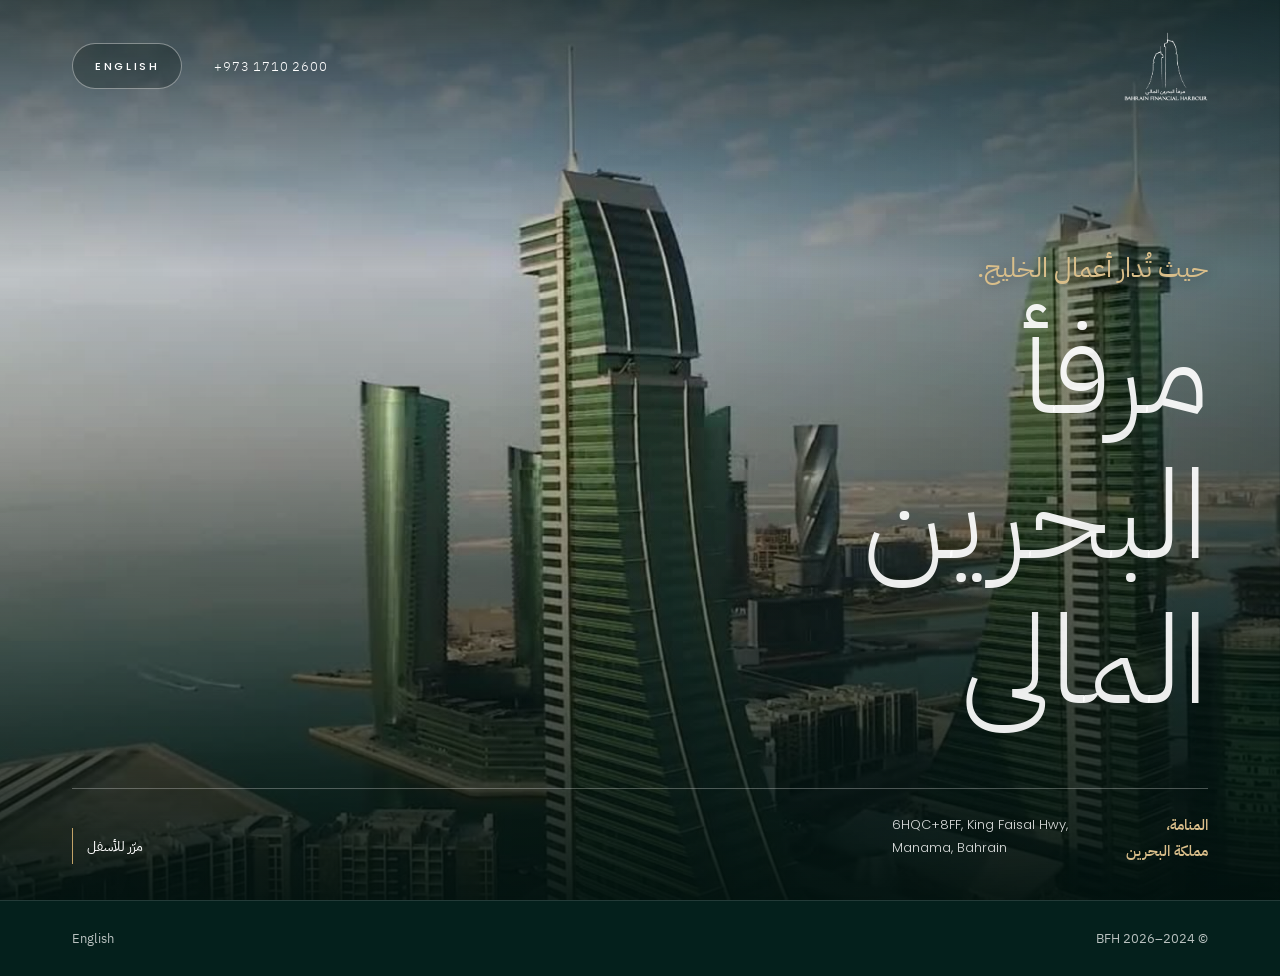
<file: public/ar/index.html>
<!doctype html>
<html lang="ar" dir="rtl">
<head>
<meta charset="utf-8">
<meta name="viewport" content="width=device-width,initial-scale=1">
<title>مرفأ البحرين المالي | المنامة، مملكة البحرين</title>
<meta name="description" content="حيث تُدار أعمال الخليج.">
<meta name="robots" content="noindex">
<meta name="theme-color" content="#04201C">
<link rel="canonical" href="https://bfh-redesign.onrender.com/ar/">
<link rel="alternate" hreflang="ar" href="https://bfh-redesign.onrender.com/ar/">
<link rel="alternate" hreflang="en" href="https://bfh-redesign.onrender.com/">
<link rel="alternate" hreflang="x-default" href="https://bfh-redesign.onrender.com/">
<meta property="og:type" content="website">
<meta property="og:site_name" content="مرفأ البحرين المالي">
<meta property="og:locale" content="ar_AR">
<meta property="og:url" content="https://bfh-redesign.onrender.com/ar/">
<meta property="og:title" content="مرفأ البحرين المالي">
<meta property="og:description" content="حيث تُدار أعمال الخليج.">
<meta property="og:image" content="https://bfh-redesign.onrender.com/assets/img/hero.jpg">
<meta name="twitter:card" content="summary_large_image">
<link rel="icon" href="../assets/favicon.svg" type="image/svg+xml">
<link rel="preconnect" href="https://fonts.googleapis.com">
<link rel="preconnect" href="https://fonts.gstatic.com" crossorigin>
<link rel="stylesheet" href="https://fonts.googleapis.com/css2?family=IBM+Plex+Sans+Arabic:wght@200;300;400;500&family=Poppins:wght@300;400;500&display=swap">
<link rel="stylesheet" href="../assets/css/styles.css">
<link rel="stylesheet" href="../assets/css/ascent.css">
<link rel="stylesheet" href="ar.css">
<script src="../assets/js/main.js" defer></script>
</head>
<body class="ar ar-page">
<header class="site-header">
<a class="logo" href="./" aria-label="مرفأ البحرين المالي، الرئيسية"><img src="../assets/img/logo-white.png" alt="مرفأ البحرين المالي" width="84" height="69"></a>
<div class="site-header-actions">
<a class="phone navlink" dir="ltr" href="https://wa.me/97317102600" target="_blank" rel="noopener">+973 1710 2600</a>
<a class="menu-btn" href="../" lang="en" hreflang="en"><span>English</span></a>
</div>
</header>

<main id="main">
<section class="hero a-hero" id="top">
<img class="a-hero-img" fetchpriority="high" src="../assets/img/hero.jpg" alt="منظر جوي لأبراج مرفأ البحرين المالي على واجهة المنامة البحرية">
<div class="a-hero-shade" aria-hidden="true"></div>
<div class="hero-title-wrap a-hero-copy">
<p class="a-kicker">حيث تُدار أعمال الخليج.</p>
<h1>
<span class="mask"><span class="rise" style="animation-delay:.3s">مرفأ</span></span>
<span class="mask"><span class="rise" style="animation-delay:.42s">البحرين</span></span>
<span class="mask"><span class="rise" style="animation-delay:.54s">المالي</span></span>
</h1>
</div>
<div class="a-hero-foot fadein">
<div class="ar-where">
<span class="ar-city">المنامة،<br>مملكة البحرين</span>
<a class="ar-addr navlink" dir="ltr" href="https://www.google.com/maps/search/?api=1&amp;query=6HQC%2B8FF%2C+King+Faisal+Hwy%2C+Manama%2C+Bahrain" target="_blank" rel="noopener">6HQC+8FF, King Faisal Hwy,<br>Manama, Bahrain</a>
</div>
<span class="a-cue">مرّر للأسفل<i aria-hidden="true"></i></span>
</div>
</section>
</main>

<footer class="ar-footer">
<span>&copy; 2024&ndash;2026 BFH</span>
<a class="navlink" href="../">English</a>
</footer>
<div class="cursor" aria-hidden="true"></div>
</body>
</html>
</file>
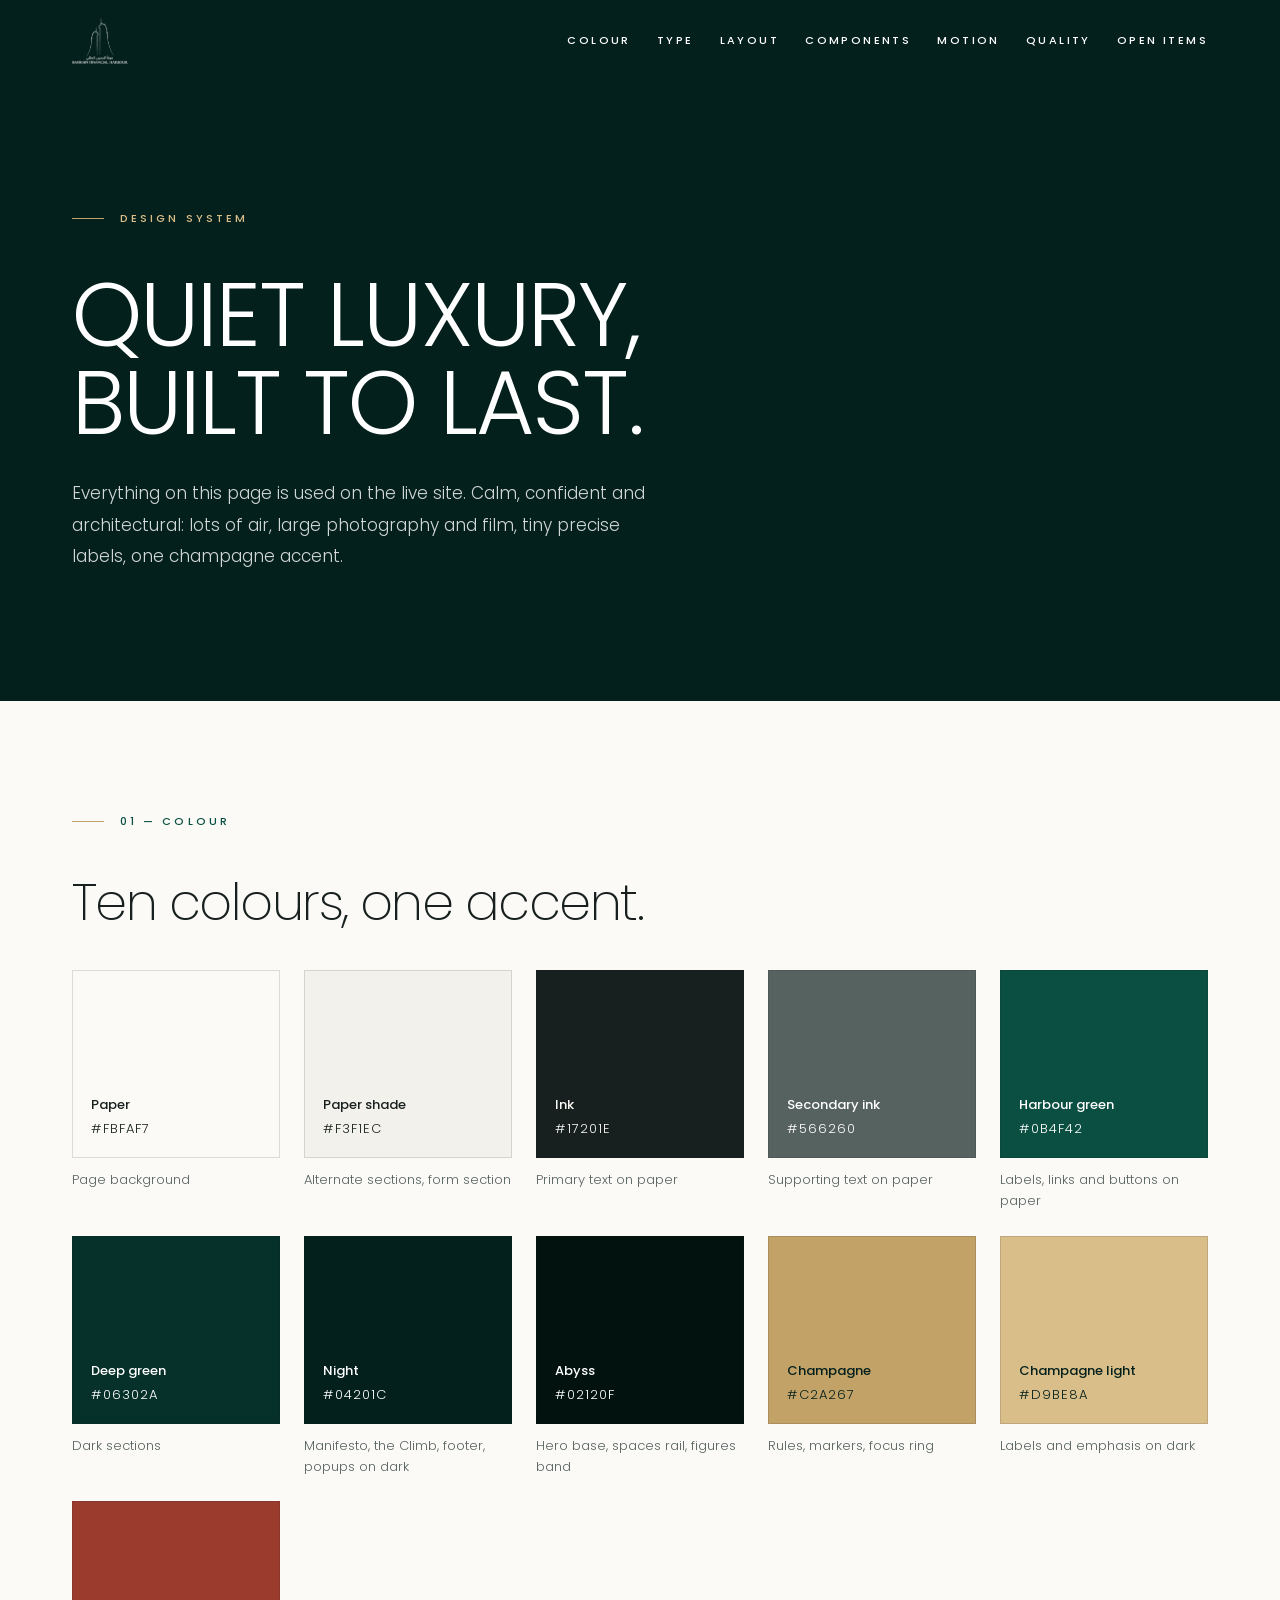
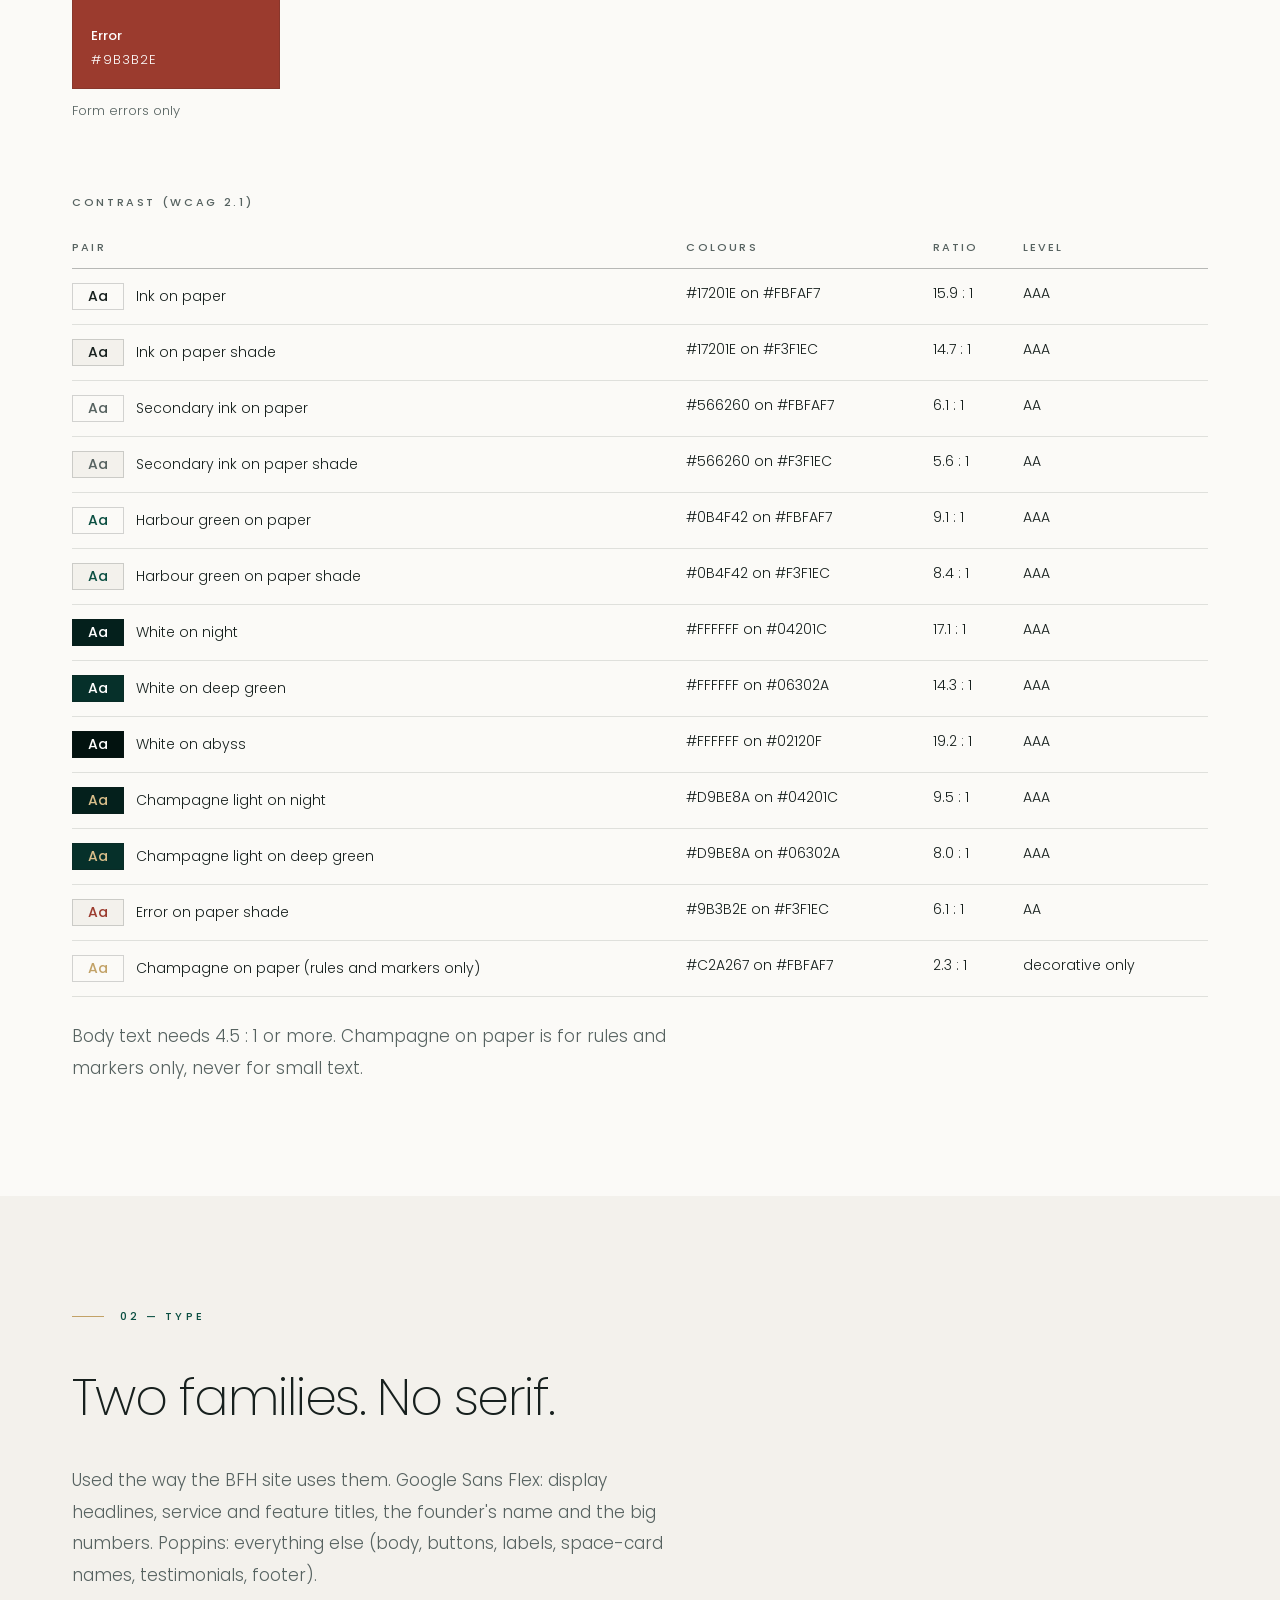
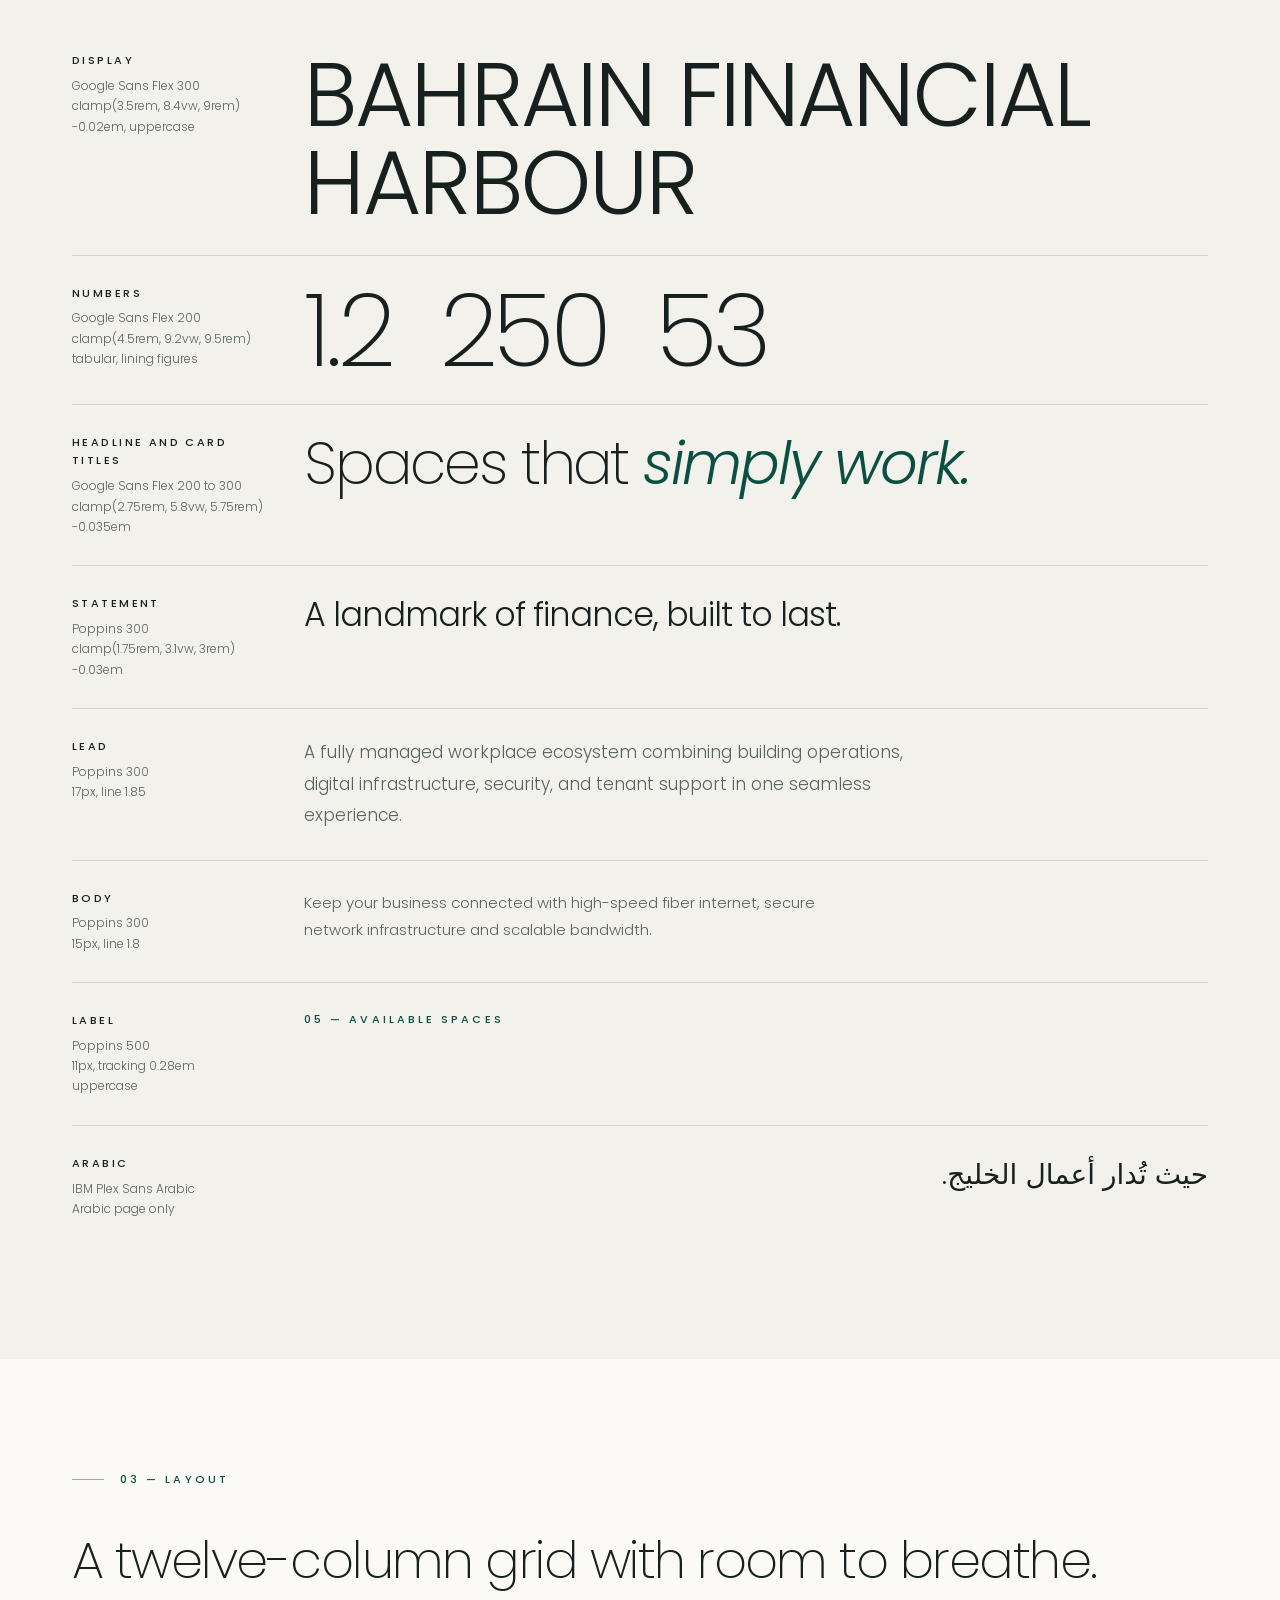
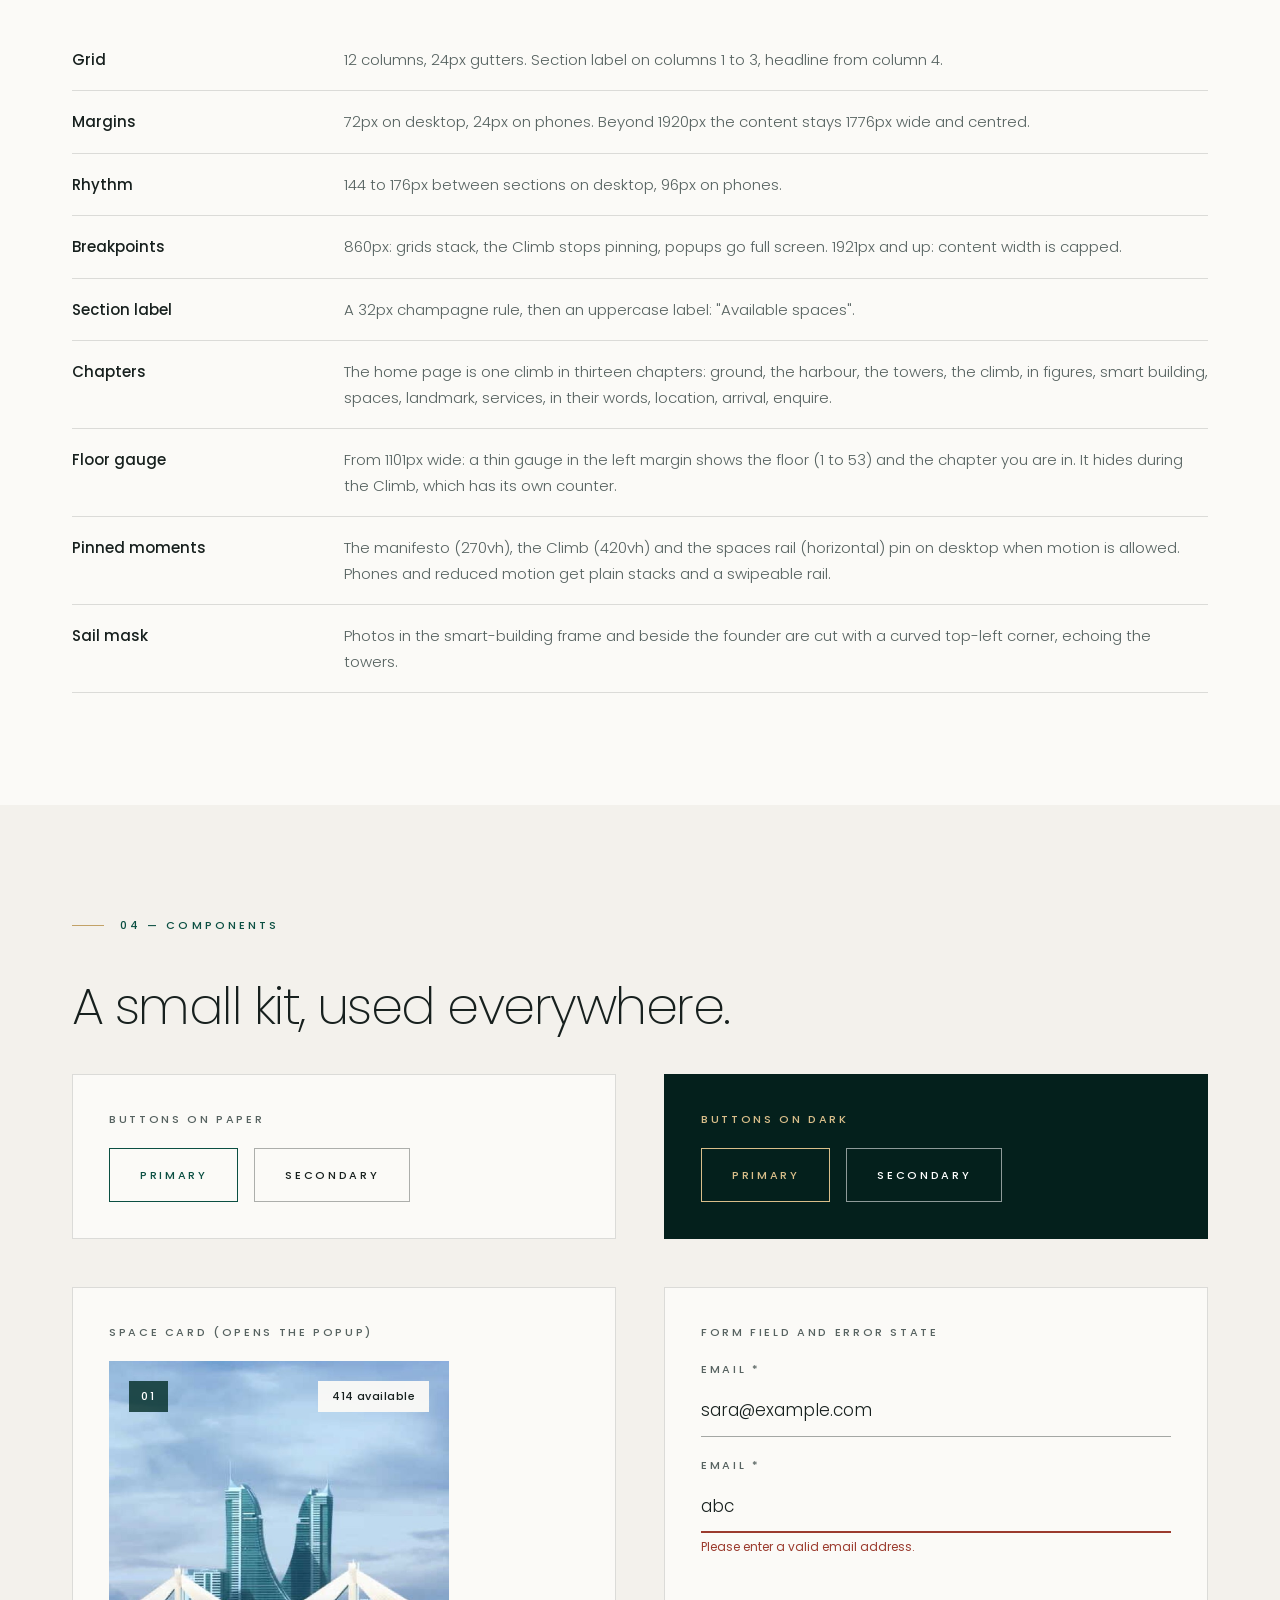
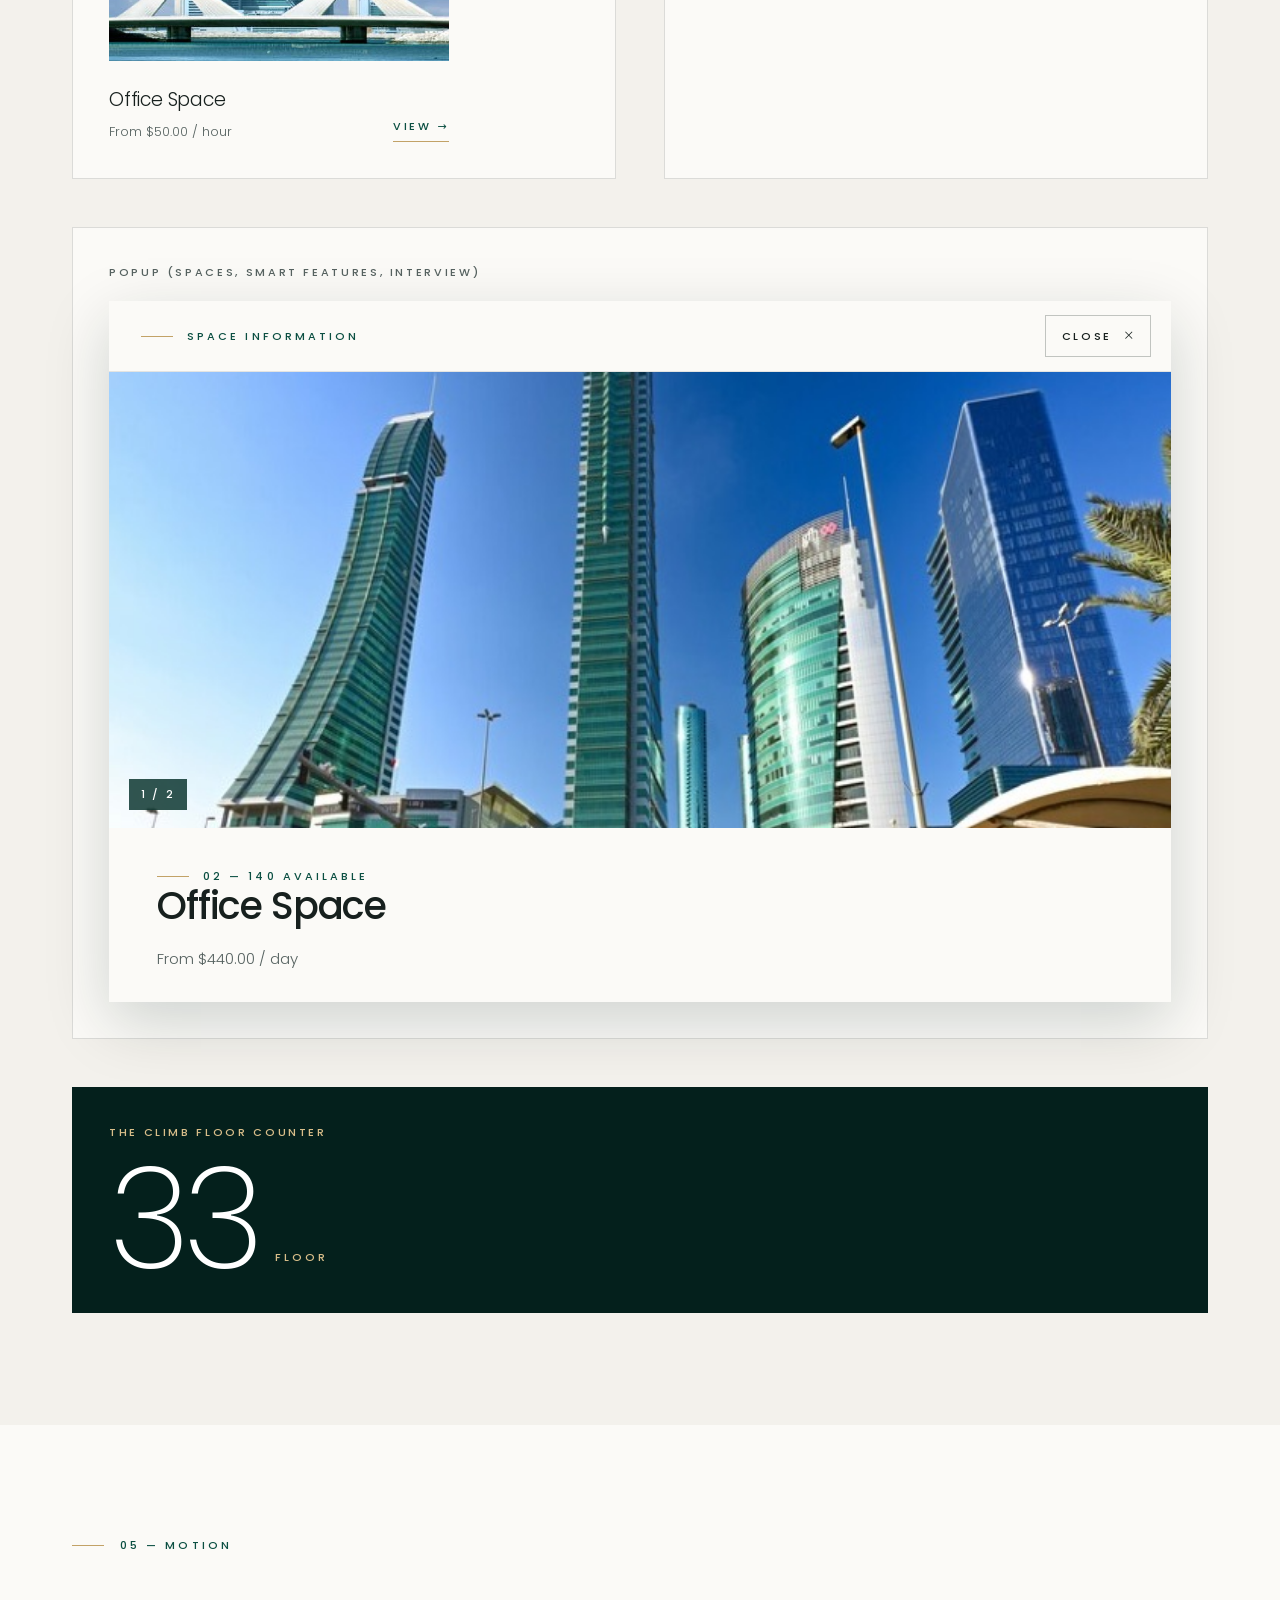
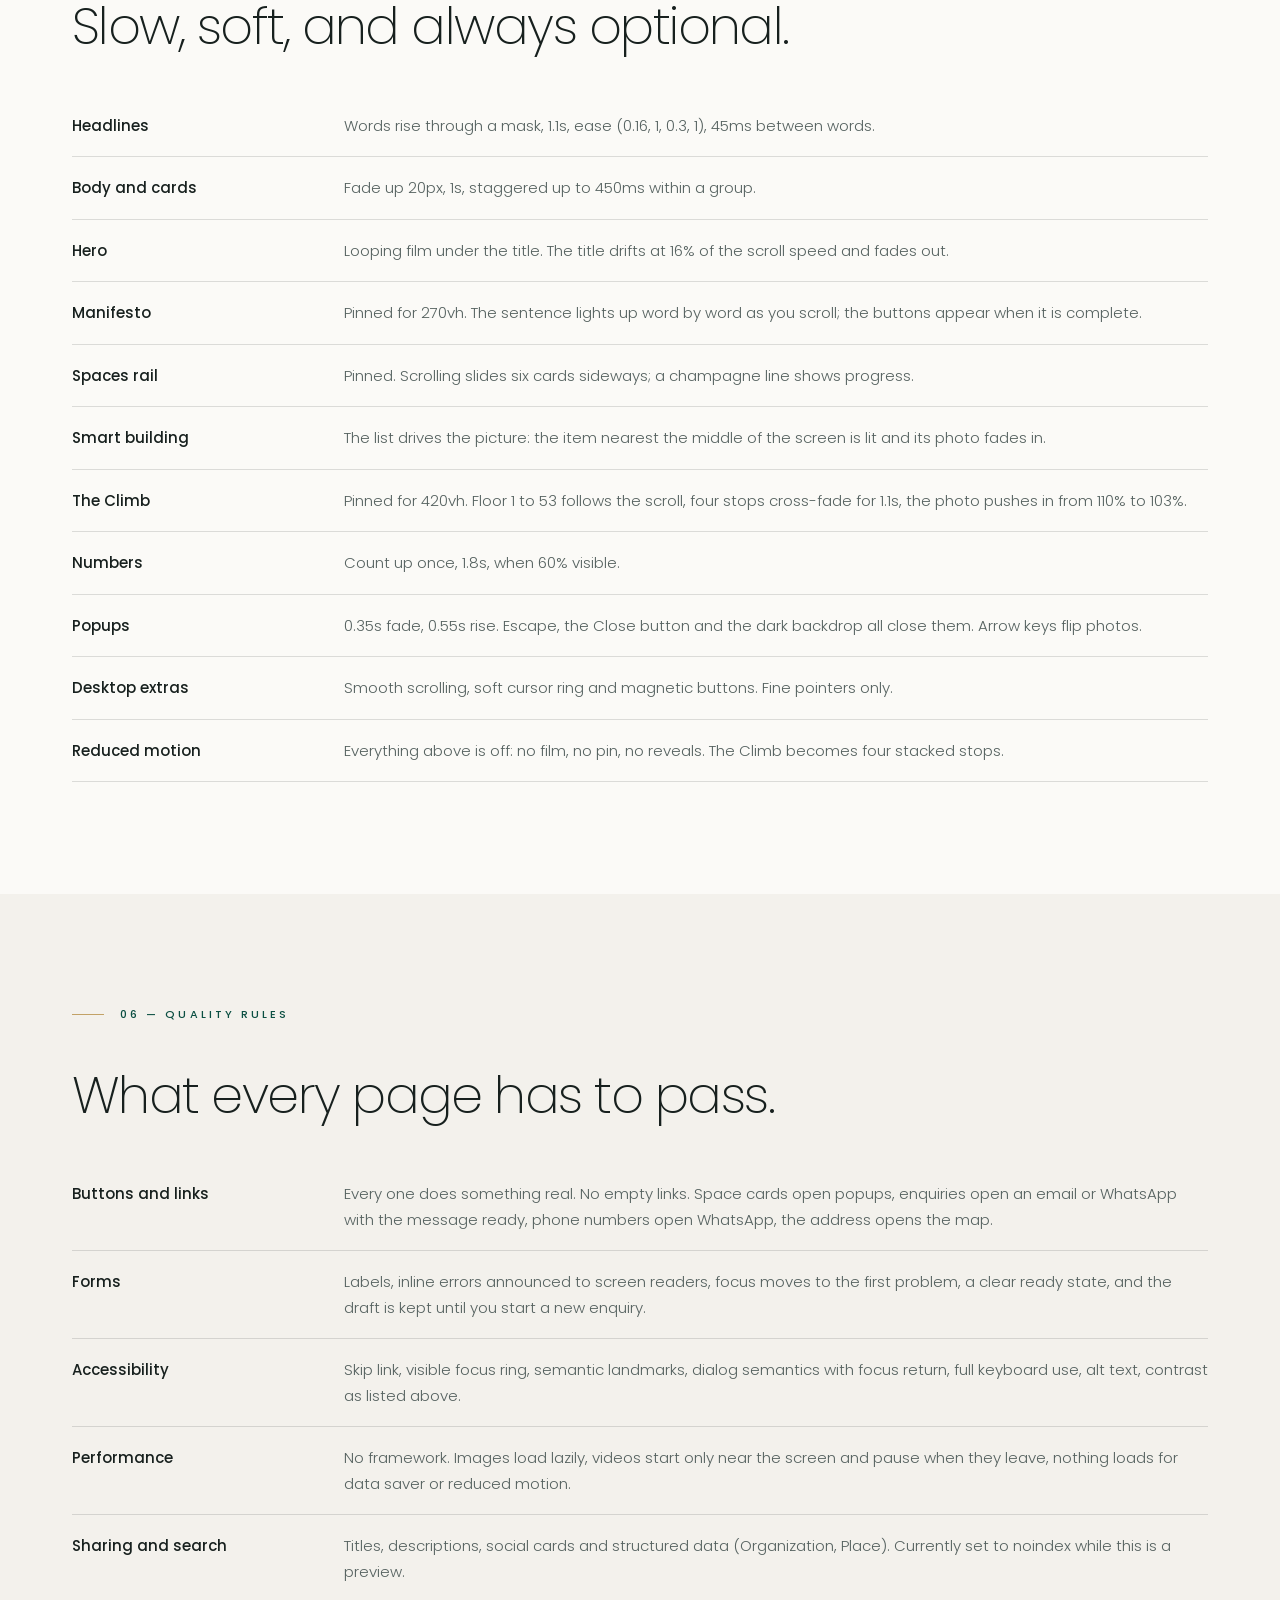
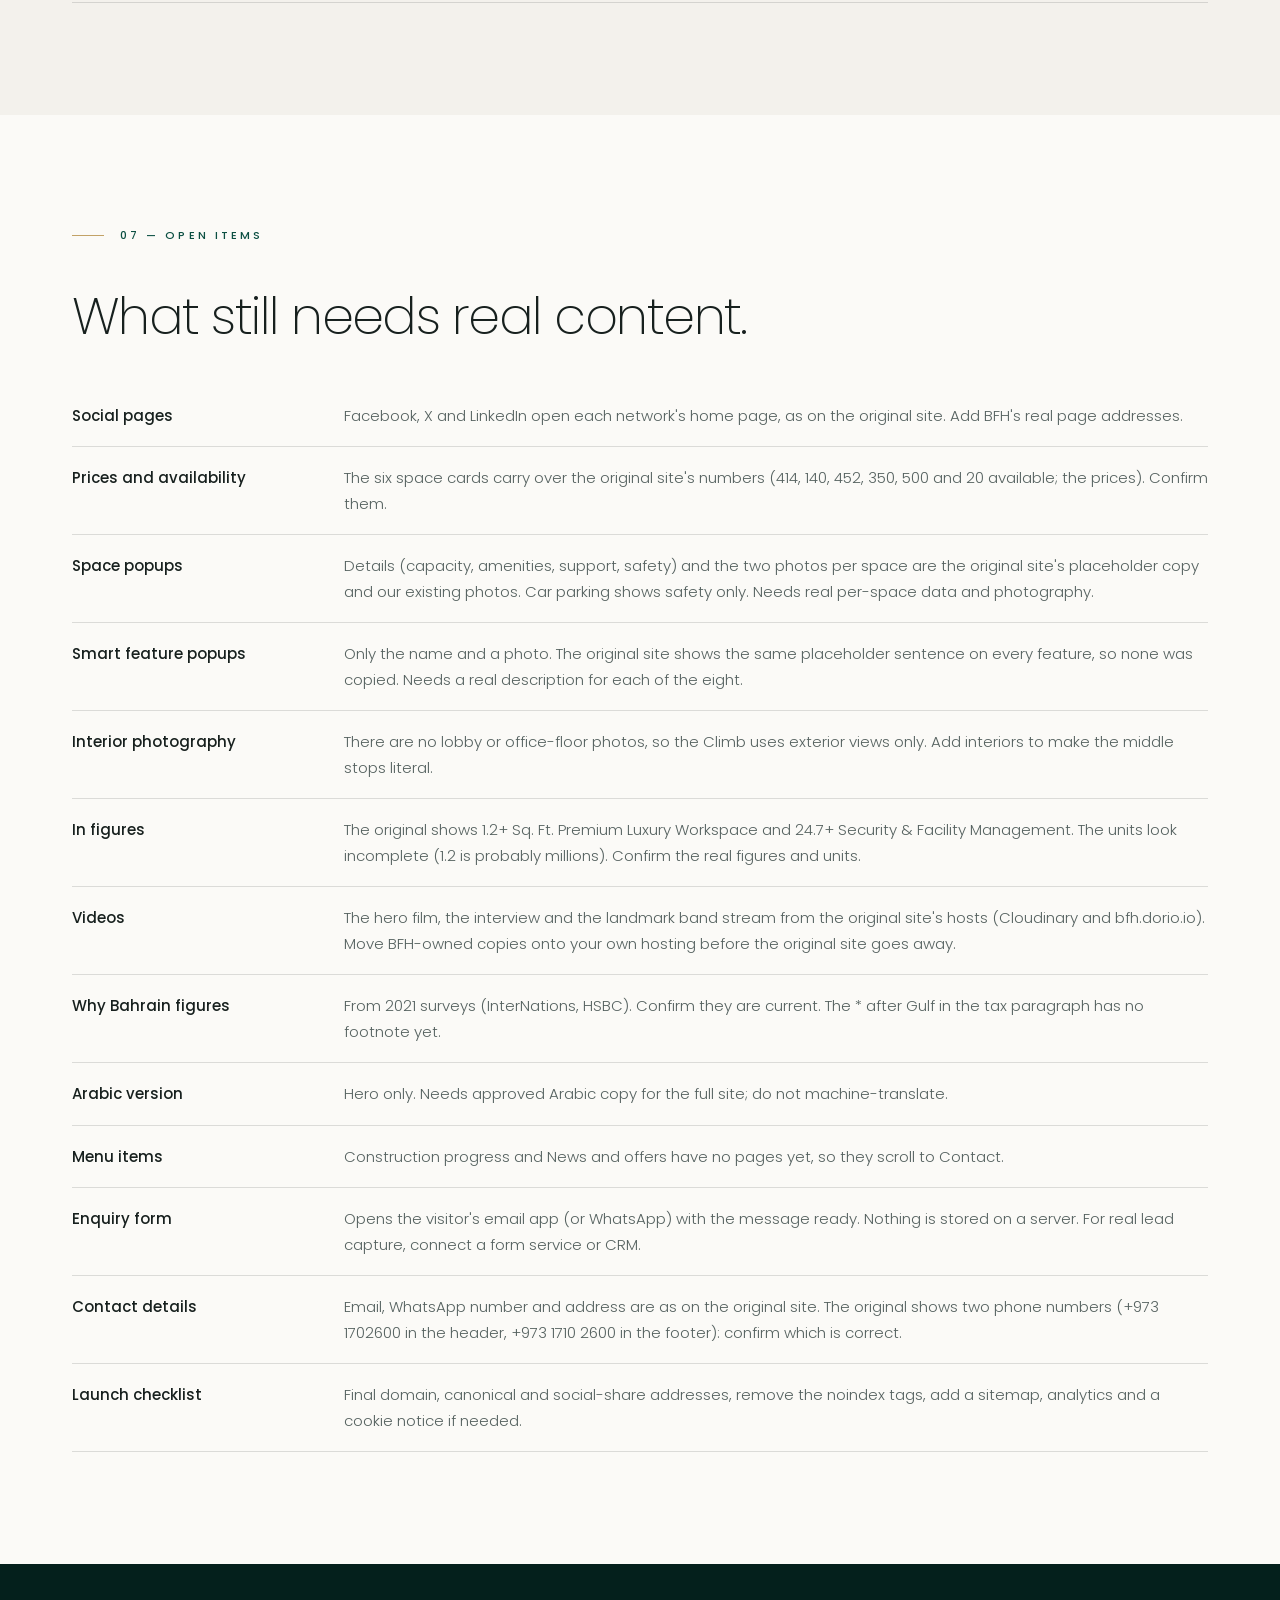
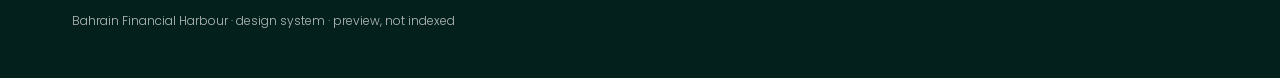
<file: public/design-system/index.html>
<!doctype html>
<html lang="en">
<head>
<meta charset="utf-8">
<meta name="viewport" content="width=device-width,initial-scale=1">
<title>Design system | Bahrain Financial Harbour</title>
<meta name="description" content="Colours, type, layout, components and motion used on the Bahrain Financial Harbour website, with the open items still to fill.">
<meta name="robots" content="noindex">
<meta name="theme-color" content="#04201C">
<link rel="icon" href="../assets/favicon.svg" type="image/svg+xml">
<link rel="preconnect" href="https://fonts.googleapis.com">
<link rel="preconnect" href="https://fonts.gstatic.com" crossorigin>
<link rel="stylesheet" href="https://fonts.googleapis.com/css2?family=Poppins:ital,wght@0,200;0,300;0,400;0,500;1,200;1,300;1,400&family=Google+Sans+Flex:wght@200;300;400;500&display=swap">
<link rel="stylesheet" href="../assets/css/styles.css">
<style>
.ds-bar{position:sticky;top:0;z-index:50;display:flex;align-items:center;justify-content:space-between;gap:24px;padding:18px var(--gut);background:#04201C;color:#fff}
.ds-bar .logo img{display:block;width:56px;height:auto}
.ds-bar nav{display:flex;flex-wrap:wrap;gap:6px 26px;font-size:11px;font-weight:500;letter-spacing:.22em;text-transform:uppercase}
.ds-bar nav a{padding:6px 0}
.ds-sec{padding:112px var(--gut)}
.ds-sec.alt{background:#F3F1EC}
.ds-sec.dark{background:#04201C;color:#fff}
.ds-lbl{display:flex;align-items:center;gap:16px;margin:0 0 44px;font-size:11px;font-weight:500;letter-spacing:.28em;text-transform:uppercase;color:#0B4F42}
.ds-lbl::before{content:'';display:block;width:32px;height:1px;background:#C2A267}
.dark .ds-lbl{color:#D9BE8A}
.ds-h1{margin:0;font-family:'Google Sans Flex','Poppins',sans-serif;font-weight:300;font-size:clamp(3rem,7vw,7rem);line-height:.98;letter-spacing:-.02em;text-transform:uppercase}
.ds-h2{margin:0 0 40px;font-weight:200;font-size:clamp(2rem,4vw,3.5rem);line-height:1.1;letter-spacing:-.03em}
.ds-lead{max-width:60ch;margin:32px 0 0;font-size:17px;font-weight:300;line-height:1.85;color:#566260}
.dark .ds-lead{color:rgba(255,255,255,.82)}
.sw-grid{display:grid;grid-template-columns:repeat(5,minmax(0,1fr));gap:24px}
.sw-c{display:flex;flex-direction:column;justify-content:flex-end;gap:4px;min-height:150px;padding:18px;border:1px solid rgba(23,32,30,.14);font-size:13px}
.sw-c b{font-weight:500}.sw-c span{font-weight:300;letter-spacing:.08em}
.sw p{margin:12px 0 0;font-size:13px;font-weight:300;line-height:1.6;color:#566260}
.tbl{width:100%;border-collapse:collapse;font-size:14px;font-weight:300}
.tbl th{padding:12px 16px 12px 0;border-bottom:1px solid rgba(23,32,30,.3);text-align:left;font-size:11px;font-weight:500;letter-spacing:.2em;text-transform:uppercase;color:#566260}
.tbl td{padding:14px 16px 14px 0;border-bottom:1px solid rgba(23,32,30,.12);vertical-align:top}
.chip{display:inline-block;min-width:34px;margin-right:8px;padding:2px 8px;border:1px solid rgba(23,32,30,.18);text-align:center;font-weight:500}
.spec{display:grid;grid-template-columns:200px 1fr;gap:12px 32px;padding:28px 0;border-bottom:1px solid rgba(23,32,30,.14)}
.spec .meta{font-size:12px;font-weight:300;line-height:1.7;color:#566260}
.spec .meta b{display:block;margin-bottom:6px;font-size:11px;font-weight:500;letter-spacing:.22em;text-transform:uppercase;color:#17201E}
.cols2{display:grid;grid-template-columns:repeat(2,minmax(0,1fr));gap:48px}
.demo{padding:36px;border:1px solid rgba(23,32,30,.14);background:#FBFAF7}
.demo.dark{background:#04201C;color:#fff;border-color:#04201C}
.demo h3{margin:0 0 20px;font-size:11px;font-weight:500;letter-spacing:.24em;text-transform:uppercase;color:#566260}
.demo.dark h3{color:#D9BE8A}
.row{display:flex;flex-wrap:wrap;gap:16px}
.list{list-style:none;margin:0;padding:0}
.list li{display:grid;grid-template-columns:240px 1fr;gap:12px 32px;padding:18px 0;border-bottom:1px solid rgba(23,32,30,.14);font-size:15px;font-weight:300;line-height:1.7}
.list li b{font-weight:500}
.list li span{color:#566260}
.ds-card{max-width:340px}
.ds-card .ph{position:relative;height:300px;overflow:hidden;background:#E7E4DD}
.ds-card .ph img{display:block;width:100%;height:100%;object-fit:cover}
.ds-pop .modal-panel{width:100%;max-height:none;overflow:visible;animation:none;box-shadow:0 20px 60px rgba(4,32,28,.18)}
.ds-pop .m-gallery{aspect-ratio:21/9}
.ds-foot{padding:48px var(--gut);background:#04201C;color:rgba(255,255,255,.7);font-size:12px;font-weight:300}
@media (max-width:1100px){.sw-grid{grid-template-columns:repeat(3,minmax(0,1fr))}.cols2{grid-template-columns:1fr}}
@media (max-width:860px){.ds-sec{padding:80px 24px}.ds-bar{padding:16px 24px}.sw-grid{grid-template-columns:repeat(2,minmax(0,1fr))}.spec,.list li{grid-template-columns:1fr}.tbl{display:block;overflow-x:auto}.ds-bar nav{display:none}}
</style>
</head>
<body>
<a class="skip" href="#main">Skip to content</a>
<header class="ds-bar">
<a class="logo" href="../" aria-label="Bahrain Financial Harbour, home"><img src="../assets/img/logo-white.png" alt="Bahrain Financial Harbour" width="56" height="46"></a>
<nav aria-label="Sections"><a href="#colour">Colour</a><a href="#type">Type</a><a href="#layout">Layout</a><a href="#components">Components</a><a href="#motion">Motion</a><a href="#quality">Quality</a><a href="#open">Open items</a></nav>
</header>
<main id="main">

<section class="ds-sec dark" style="padding-top:128px;padding-bottom:128px">
<p class="ds-lbl">Design system</p>
<h1 class="ds-h1">Quiet luxury,<br>built to last.</h1>
<p class="ds-lead">Everything on this page is used on the live site. Calm, confident and architectural: lots of air, large photography and film, tiny precise labels, one champagne accent.</p>
</section>

<section class="ds-sec" id="colour">
<p class="ds-lbl">01 &mdash; Colour</p>
<h2 class="ds-h2">Ten colours, one accent.</h2>
<div class="sw-grid">
<div class="sw"><div class="sw-c" style="background:#FBFAF7;color:#17201E"><b>Paper</b><span>#FBFAF7</span></div><p>Page background</p></div>
<div class="sw"><div class="sw-c" style="background:#F3F1EC;color:#17201E"><b>Paper shade</b><span>#F3F1EC</span></div><p>Alternate sections, form section</p></div>
<div class="sw"><div class="sw-c" style="background:#17201E;color:#FBFAF7"><b>Ink</b><span>#17201E</span></div><p>Primary text on paper</p></div>
<div class="sw"><div class="sw-c" style="background:#566260;color:#FFFFFF"><b>Secondary ink</b><span>#566260</span></div><p>Supporting text on paper</p></div>
<div class="sw"><div class="sw-c" style="background:#0B4F42;color:#FFFFFF"><b>Harbour green</b><span>#0B4F42</span></div><p>Labels, links and buttons on paper</p></div>
<div class="sw"><div class="sw-c" style="background:#06302A;color:#FFFFFF"><b>Deep green</b><span>#06302A</span></div><p>Dark sections</p></div>
<div class="sw"><div class="sw-c" style="background:#04201C;color:#FFFFFF"><b>Night</b><span>#04201C</span></div><p>Manifesto, the Climb, footer, popups on dark</p></div>
<div class="sw"><div class="sw-c" style="background:#02120F;color:#FFFFFF"><b>Abyss</b><span>#02120F</span></div><p>Hero base, spaces rail, figures band</p></div>
<div class="sw"><div class="sw-c" style="background:#C2A267;color:#04201C"><b>Champagne</b><span>#C2A267</span></div><p>Rules, markers, focus ring</p></div>
<div class="sw"><div class="sw-c" style="background:#D9BE8A;color:#04201C"><b>Champagne light</b><span>#D9BE8A</span></div><p>Labels and emphasis on dark</p></div>
<div class="sw"><div class="sw-c" style="background:#9B3B2E;color:#FFFFFF"><b>Error</b><span>#9B3B2E</span></div><p>Form errors only</p></div>
</div>
<h3 style="margin:72px 0 16px;font-size:11px;font-weight:500;letter-spacing:.24em;text-transform:uppercase;color:#566260">Contrast (WCAG 2.1)</h3>
<table class="tbl"><thead><tr><th>Pair</th><th>Colours</th><th>Ratio</th><th>Level</th></tr></thead><tbody>
<tr><td><span class="chip" style="background:#FBFAF7;color:#17201E">Aa</span> Ink on paper</td><td>#17201E on #FBFAF7</td><td>15.9 : 1</td><td>AAA</td></tr>
<tr><td><span class="chip" style="background:#F3F1EC;color:#17201E">Aa</span> Ink on paper shade</td><td>#17201E on #F3F1EC</td><td>14.7 : 1</td><td>AAA</td></tr>
<tr><td><span class="chip" style="background:#FBFAF7;color:#566260">Aa</span> Secondary ink on paper</td><td>#566260 on #FBFAF7</td><td>6.1 : 1</td><td>AA</td></tr>
<tr><td><span class="chip" style="background:#F3F1EC;color:#566260">Aa</span> Secondary ink on paper shade</td><td>#566260 on #F3F1EC</td><td>5.6 : 1</td><td>AA</td></tr>
<tr><td><span class="chip" style="background:#FBFAF7;color:#0B4F42">Aa</span> Harbour green on paper</td><td>#0B4F42 on #FBFAF7</td><td>9.1 : 1</td><td>AAA</td></tr>
<tr><td><span class="chip" style="background:#F3F1EC;color:#0B4F42">Aa</span> Harbour green on paper shade</td><td>#0B4F42 on #F3F1EC</td><td>8.4 : 1</td><td>AAA</td></tr>
<tr><td><span class="chip" style="background:#04201C;color:#FFFFFF">Aa</span> White on night</td><td>#FFFFFF on #04201C</td><td>17.1 : 1</td><td>AAA</td></tr>
<tr><td><span class="chip" style="background:#06302A;color:#FFFFFF">Aa</span> White on deep green</td><td>#FFFFFF on #06302A</td><td>14.3 : 1</td><td>AAA</td></tr>
<tr><td><span class="chip" style="background:#02120F;color:#FFFFFF">Aa</span> White on abyss</td><td>#FFFFFF on #02120F</td><td>19.2 : 1</td><td>AAA</td></tr>
<tr><td><span class="chip" style="background:#04201C;color:#D9BE8A">Aa</span> Champagne light on night</td><td>#D9BE8A on #04201C</td><td>9.5 : 1</td><td>AAA</td></tr>
<tr><td><span class="chip" style="background:#06302A;color:#D9BE8A">Aa</span> Champagne light on deep green</td><td>#D9BE8A on #06302A</td><td>8.0 : 1</td><td>AAA</td></tr>
<tr><td><span class="chip" style="background:#F3F1EC;color:#9B3B2E">Aa</span> Error on paper shade</td><td>#9B3B2E on #F3F1EC</td><td>6.1 : 1</td><td>AA</td></tr>
<tr><td><span class="chip" style="background:#FBFAF7;color:#C2A267">Aa</span> Champagne on paper (rules and markers only)</td><td>#C2A267 on #FBFAF7</td><td>2.3 : 1</td><td>decorative only</td></tr>
</tbody></table>
<p class="ds-lead" style="margin-top:24px">Body text needs 4.5 : 1 or more. Champagne on paper is for rules and markers only, never for small text.</p>
</section>

<section class="ds-sec alt" id="type">
<p class="ds-lbl">02 &mdash; Type</p>
<h2 class="ds-h2">Two families. No serif.</h2>
<p class="ds-lead" style="margin-bottom:32px">Used the way the BFH site uses them. Google Sans Flex: display headlines, service and feature titles, the founder's name and the big numbers. Poppins: everything else (body, buttons, labels, space-card names, testimonials, footer).</p>
<div class="spec"><div class="meta"><b>Display</b>Google Sans Flex 300<br>clamp(3.5rem, 8.4vw, 9rem)<br>-0.02em, uppercase</div><div style="font-family:'Google Sans Flex','Poppins',sans-serif;font-weight:300;font-size:clamp(3rem,7vw,6.5rem);line-height:.98;letter-spacing:-.02em;text-transform:uppercase">Bahrain Financial Harbour</div></div>
<div class="spec"><div class="meta"><b>Numbers</b>Google Sans Flex 200<br>clamp(4.5rem, 9.2vw, 9.5rem)<br>tabular, lining figures</div><div style="font-family:'Google Sans Flex','Poppins',sans-serif;font-weight:200;font-size:clamp(4rem,8vw,8rem);line-height:.9;letter-spacing:-.045em;font-variant-numeric:tabular-nums lining-nums">1.2 &nbsp;250 &nbsp;53</div></div>
<div class="spec"><div class="meta"><b>Headline and card titles</b>Google Sans Flex 200 to 300<br>clamp(2.75rem, 5.8vw, 5.75rem)<br>-0.035em</div><div style="font-family:'Google Sans Flex','Poppins',sans-serif;font-weight:200;font-size:clamp(2.25rem,4.6vw,4.5rem);line-height:1.06;letter-spacing:-.035em">Spaces that <em style="font-style:italic;font-weight:300;color:#0B4F42">simply work.</em></div></div>
<div class="spec"><div class="meta"><b>Statement</b>Poppins 300<br>clamp(1.75rem, 3.1vw, 3rem)<br>-0.03em</div><div style="font-weight:300;font-size:clamp(1.5rem,2.6vw,2.5rem);line-height:1.24;letter-spacing:-.03em;max-width:28ch">A landmark of finance, built to last.</div></div>
<div class="spec"><div class="meta"><b>Lead</b>Poppins 300<br>17px, line 1.85</div><div style="font-weight:300;font-size:17px;line-height:1.85;color:#566260;max-width:60ch">A fully managed workplace ecosystem combining building operations, digital infrastructure, security, and tenant support in one seamless experience.</div></div>
<div class="spec"><div class="meta"><b>Body</b>Poppins 300<br>15px, line 1.8</div><div style="font-weight:300;font-size:15px;line-height:1.8;color:#566260;max-width:60ch">Keep your business connected with high-speed fiber internet, secure network infrastructure and scalable bandwidth.</div></div>
<div class="spec"><div class="meta"><b>Label</b>Poppins 500<br>11px, tracking 0.28em<br>uppercase</div><div style="font-size:11px;font-weight:500;letter-spacing:.28em;text-transform:uppercase;color:#0B4F42">05 &mdash; Available Spaces</div></div>
<div class="spec" style="border-bottom:0"><div class="meta"><b>Arabic</b>IBM Plex Sans Arabic<br>Arabic page only</div><div lang="ar" dir="rtl" style="font-weight:300;font-size:28px;line-height:1.5">حيث تُدار أعمال الخليج.</div></div>
</section>

<section class="ds-sec" id="layout">
<p class="ds-lbl">03 &mdash; Layout</p>
<h2 class="ds-h2">A twelve-column grid with room to breathe.</h2>
<ul class="list">
<li><b>Grid</b><span>12 columns, 24px gutters. Section label on columns 1 to 3, headline from column 4.</span></li>
<li><b>Margins</b><span>72px on desktop, 24px on phones. Beyond 1920px the content stays 1776px wide and centred.</span></li>
<li><b>Rhythm</b><span>144 to 176px between sections on desktop, 96px on phones.</span></li>
<li><b>Breakpoints</b><span>860px: grids stack, the Climb stops pinning, popups go full screen. 1921px and up: content width is capped.</span></li>
<li><b>Section label</b><span>A 32px champagne rule, then an uppercase label: "Available spaces".</span></li>
<li><b>Chapters</b><span>The home page is one climb in thirteen chapters: ground, the harbour, the towers, the climb, in figures, smart building, spaces, landmark, services, in their words, location, arrival, enquire.</span></li>
<li><b>Floor gauge</b><span>From 1101px wide: a thin gauge in the left margin shows the floor (1 to 53) and the chapter you are in. It hides during the Climb, which has its own counter.</span></li>
<li><b>Pinned moments</b><span>The manifesto (270vh), the Climb (420vh) and the spaces rail (horizontal) pin on desktop when motion is allowed. Phones and reduced motion get plain stacks and a swipeable rail.</span></li>
<li><b>Sail mask</b><span>Photos in the smart-building frame and beside the founder are cut with a curved top-left corner, echoing the towers.</span></li>
</ul>
</section>

<section class="ds-sec alt" id="components">
<p class="ds-lbl">04 &mdash; Components</p>
<h2 class="ds-h2">A small kit, used everywhere.</h2>
<div class="cols2">
<div class="demo"><h3>Buttons on paper</h3><div class="row"><a class="btn" href="#components" style="border-color:#0B4F42;color:#0B4F42"><span>Primary</span></a><a class="btn" href="#components" style="border-color:rgba(23,32,30,.35);color:#17201E"><span>Secondary</span></a></div></div>
<div class="demo dark"><h3>Buttons on dark</h3><div class="row"><a class="btn" href="#components" style="border-color:#D9BE8A;color:#D9BE8A"><span>Primary</span></a><a class="btn" href="#components" style="border-color:rgba(255,255,255,.55);color:#fff"><span>Secondary</span></a></div></div>
<div class="demo"><h3>Space card (opens the popup)</h3>
<a class="card ds-card" href="#components" style="display:block"><div class="ph"><img src="../assets/img/space1.jpg" alt="Twin towers rising out of morning haze" loading="lazy"><span style="position:absolute;left:20px;top:20px;background:rgba(6,48,42,.82);padding:7px 12px;font-size:11px;font-weight:500;letter-spacing:.2em;color:#fff">01</span><span style="position:absolute;right:20px;top:20px;background:rgba(251,250,247,.95);padding:7px 14px;font-size:11px;font-weight:500;letter-spacing:.04em;color:#17201E">414 available</span></div><div style="display:flex;justify-content:space-between;align-items:flex-end;gap:16px;padding-top:24px"><div><div style="font-size:19px;font-weight:300;letter-spacing:-.01em">Office Space</div><div style="margin-top:8px;font-size:13px;font-weight:300;color:#566260">From $50.00 / hour</div></div><span style="font-size:11px;font-weight:500;letter-spacing:.24em;text-transform:uppercase;color:#0B4F42;border-bottom:1px solid #C2A267;padding-bottom:6px">View &rarr;</span></div></a></div>
<div class="demo"><h3>Form field and error state</h3>
<div class="enq" style="gap:20px"><div class="enq-f"><label for="ds-a">Email *</label><input id="ds-a" type="email" value="sara@example.com"></div><div class="enq-f"><label for="ds-b">Email *</label><input id="ds-b" type="email" value="abc" aria-invalid="true" aria-describedby="ds-b-e"><div class="err" id="ds-b-e">Please enter a valid email address.</div></div></div></div>
</div>
<div class="demo ds-pop" style="margin-top:48px"><h3>Popup (spaces, smart features, interview)</h3>
<div class="modal-panel"><div class="modal-head"><span class="modal-label">Space information</span><span class="modal-close" role="img" aria-label="Close button example">Close <span aria-hidden="true">&times;</span></span></div>
<div class="m-gallery"><img class="is-active" src="../assets/img/space2.jpg" alt="Green-glazed towers against a deep blue sky" loading="lazy"><span class="m-count">1 / 2</span></div>
<div class="m-text" style="padding-bottom:32px"><div class="m-kicker"><span aria-hidden="true"></span>02 &mdash; 140 available</div><h3 class="m-title" style="font-size:clamp(1.75rem,3vw,2.5rem);letter-spacing:-.03em;text-transform:none;color:#17201E">Office Space</h3><p class="m-price">From $440.00 / day</p></div></div></div>
<div class="demo dark" style="margin-top:48px"><h3>The Climb floor counter</h3>
<div style="display:flex;align-items:flex-end;gap:18px"><span style="font-family:'Google Sans Flex','Poppins',sans-serif;font-weight:200;font-size:clamp(5rem,11vw,10rem);line-height:.82;letter-spacing:-.05em;font-variant-numeric:tabular-nums lining-nums">33</span><span style="padding-bottom:.9em;font-size:11px;font-weight:500;letter-spacing:.28em;text-transform:uppercase;color:#D9BE8A">Floor</span></div></div>
</section>

<section class="ds-sec" id="motion">
<p class="ds-lbl">05 &mdash; Motion</p>
<h2 class="ds-h2">Slow, soft, and always optional.</h2>
<ul class="list">
<li><b>Headlines</b><span>Words rise through a mask, 1.1s, ease (0.16, 1, 0.3, 1), 45ms between words.</span></li>
<li><b>Body and cards</b><span>Fade up 20px, 1s, staggered up to 450ms within a group.</span></li>
<li><b>Hero</b><span>Looping film under the title. The title drifts at 16% of the scroll speed and fades out.</span></li>
<li><b>Manifesto</b><span>Pinned for 270vh. The sentence lights up word by word as you scroll; the buttons appear when it is complete.</span></li>
<li><b>Spaces rail</b><span>Pinned. Scrolling slides six cards sideways; a champagne line shows progress.</span></li>
<li><b>Smart building</b><span>The list drives the picture: the item nearest the middle of the screen is lit and its photo fades in.</span></li>
<li><b>The Climb</b><span>Pinned for 420vh. Floor 1 to 53 follows the scroll, four stops cross-fade for 1.1s, the photo pushes in from 110% to 103%.</span></li>
<li><b>Numbers</b><span>Count up once, 1.8s, when 60% visible.</span></li>
<li><b>Popups</b><span>0.35s fade, 0.55s rise. Escape, the Close button and the dark backdrop all close them. Arrow keys flip photos.</span></li>
<li><b>Desktop extras</b><span>Smooth scrolling, soft cursor ring and magnetic buttons. Fine pointers only.</span></li>
<li><b>Reduced motion</b><span>Everything above is off: no film, no pin, no reveals. The Climb becomes four stacked stops.</span></li>
</ul>
</section>

<section class="ds-sec alt" id="quality">
<p class="ds-lbl">06 &mdash; Quality rules</p>
<h2 class="ds-h2">What every page has to pass.</h2>
<ul class="list">
<li><b>Buttons and links</b><span>Every one does something real. No empty links. Space cards open popups, enquiries open an email or WhatsApp with the message ready, phone numbers open WhatsApp, the address opens the map.</span></li>
<li><b>Forms</b><span>Labels, inline errors announced to screen readers, focus moves to the first problem, a clear ready state, and the draft is kept until you start a new enquiry.</span></li>
<li><b>Accessibility</b><span>Skip link, visible focus ring, semantic landmarks, dialog semantics with focus return, full keyboard use, alt text, contrast as listed above.</span></li>
<li><b>Performance</b><span>No framework. Images load lazily, videos start only near the screen and pause when they leave, nothing loads for data saver or reduced motion.</span></li>
<li><b>Sharing and search</b><span>Titles, descriptions, social cards and structured data (Organization, Place). Currently set to noindex while this is a preview.</span></li>
</ul>
</section>

<section class="ds-sec" id="open">
<p class="ds-lbl">07 &mdash; Open items</p>
<h2 class="ds-h2">What still needs real content.</h2>
<ul class="list">
<li><b>Social pages</b><span>Facebook, X and LinkedIn open each network's home page, as on the original site. Add BFH's real page addresses.</span></li>
<li><b>Prices and availability</b><span>The six space cards carry over the original site's numbers (414, 140, 452, 350, 500 and 20 available; the prices). Confirm them.</span></li>
<li><b>Space popups</b><span>Details (capacity, amenities, support, safety) and the two photos per space are the original site's placeholder copy and our existing photos. Car parking shows safety only. Needs real per-space data and photography.</span></li>
<li><b>Smart feature popups</b><span>Only the name and a photo. The original site shows the same placeholder sentence on every feature, so none was copied. Needs a real description for each of the eight.</span></li>
<li><b>Interior photography</b><span>There are no lobby or office-floor photos, so the Climb uses exterior views only. Add interiors to make the middle stops literal.</span></li>
<li><b>In figures</b><span>The original shows 1.2+ Sq. Ft. Premium Luxury Workspace and 24.7+ Security & Facility Management. The units look incomplete (1.2 is probably millions). Confirm the real figures and units.</span></li>
<li><b>Videos</b><span>The hero film, the interview and the landmark band stream from the original site's hosts (Cloudinary and bfh.dorio.io). Move BFH-owned copies onto your own hosting before the original site goes away.</span></li>
<li><b>Why Bahrain figures</b><span>From 2021 surveys (InterNations, HSBC). Confirm they are current. The * after Gulf in the tax paragraph has no footnote yet.</span></li>
<li><b>Arabic version</b><span>Hero only. Needs approved Arabic copy for the full site; do not machine-translate.</span></li>
<li><b>Menu items</b><span>Construction progress and News and offers have no pages yet, so they scroll to Contact.</span></li>
<li><b>Enquiry form</b><span>Opens the visitor's email app (or WhatsApp) with the message ready. Nothing is stored on a server. For real lead capture, connect a form service or CRM.</span></li>
<li><b>Contact details</b><span>Email, WhatsApp number and address are as on the original site. The original shows two phone numbers (+973 1702600 in the header, +973 1710 2600 in the footer): confirm which is correct.</span></li>
<li><b>Launch checklist</b><span>Final domain, canonical and social-share addresses, remove the noindex tags, add a sitemap, analytics and a cookie notice if needed.</span></li>
</ul>
</section>

</main>
<footer class="ds-foot">Bahrain Financial Harbour &middot; design system &middot; preview, not indexed</footer>
</body>
</html>
</file>
<file: public/assets/css/styles.css>
/*
  Bahrain Financial Harbour: styles.
  Tokens: paper #FBFAF7 · ink #17201E · secondary ink #566260 · harbour green #0B4F42
          deep green #06302A · night #04201C · champagne #C2A267 (#D9BE8A on dark)
  Layout and type are mostly inline on the markup (carried over from the design);
  this file holds interaction, animation, the fixed header, the menu overlay and
  the responsive rules.
*/

html { scroll-padding-top: 72px; -webkit-text-size-adjust: 100%; }
body {
  margin: 0;
  background: #FBFAF7;
  color: #17201E;
  font-family: 'Poppins', system-ui, sans-serif;
  -webkit-font-smoothing: antialiased;
  text-rendering: optimizeLegibility;
}
body.ar { background: #0b1513; font-family: 'IBM Plex Sans Arabic', 'Poppins', system-ui, sans-serif; }
img { max-width: 100%; }
a { color: inherit; text-decoration: none; }
:focus-visible { outline: 2px solid #C2A267; outline-offset: 4px; }

.skip {
  position: absolute; left: 16px; top: -64px; z-index: 300;
  background: #fff; color: #06302A; padding: 12px 18px; font-size: 13px;
  transition: top .2s;
}
.skip:focus { top: 16px; }

/* review notes: hidden unless the URL has ?notes */
html:not(.show-notes) .todo { display: none !important; }

/* ---------- hero reveal ---------- */
.mask { display: block; overflow: hidden; padding-top: .08em; margin-top: -.08em; }
html[dir="rtl"] .mask { padding: .1em 0; margin: -.1em 0; }
.rise { display: block; animation: rise 1.1s cubic-bezier(.16, 1, .3, 1) both; }
@keyframes rise { from { transform: translateY(110%); } to { transform: translateY(0); } }
.fadein { animation: fadein 1s ease-out 1.7s both; }
@keyframes fadein { from { opacity: 0; transform: translateY(8px); } to { opacity: 1; transform: none; } }
.l2 { padding-left: 17%; }
.l3 { padding-left: 40%; }
html[dir="rtl"] .l2, html[dir="rtl"] .l3 { padding-left: 0; }
.hero-title-wrap { will-change: transform, opacity; }

/* ---------- fixed header ---------- */
.site-header {
  position: fixed; top: 0; left: 0; right: 0; z-index: 60;
  display: flex; align-items: center; justify-content: space-between;
  padding: 32px 72px; color: #fff;
  transition: padding .5s cubic-bezier(.16, 1, .3, 1), background-color .5s, backdrop-filter .5s;
}
.site-header .logo img, .menu-top .logo img {
  display: block; width: 84px; height: auto;
  transition: width .5s cubic-bezier(.16, 1, .3, 1);
}
.site-header.is-solid {
  padding: 12px 72px;
  background: rgba(4, 32, 28, .9);
  -webkit-backdrop-filter: blur(14px); backdrop-filter: blur(14px);
}
.site-header.is-solid .logo img { width: 56px; }
.site-header-actions { display: flex; align-items: center; gap: 32px; }
.phone { font-size: 13px; font-weight: 300; letter-spacing: .06em; }
.navlink:hover { color: #C2A267; }
.menu-btn {
  display: flex; align-items: center; gap: 14px; height: 44px; padding: 0 22px;
  border: 1px solid rgba(255, 255, 255, .4); border-radius: 999px;
  background: rgba(4, 18, 16, .28); color: #fff; cursor: pointer;
  font: 500 11px/1 'Poppins', sans-serif; letter-spacing: .24em; text-transform: uppercase;
  transition: border-color .4s, background-color .4s;
}
.menu-btn:hover { border-color: #C2A267; }
.menu-btn .bars { display: flex; flex-direction: column; gap: 5px; width: 20px; }
.menu-btn .bars i { display: block; height: 1px; background: #fff; }
.menu-btn .bars i + i { background: #C2A267; width: 60%; }

/* ---------- buttons ---------- */
.btn {
  position: relative; overflow: hidden; display: inline-flex; align-items: center; gap: 14px;
  height: 52px; padding: 0 30px; border: 1px solid;
  font: 500 11px/1 'Poppins', sans-serif; letter-spacing: .24em; text-transform: uppercase;
  transition: color .5s cubic-bezier(.16, 1, .3, 1), border-color .5s, transform .5s cubic-bezier(.16, 1, .3, 1);
}
.btn > span { position: relative; z-index: 1; }
.btn::before {
  content: ''; position: absolute; top: 0; right: 0; bottom: 0; left: 0;
  background: #C2A267; transform: translateX(-101%);
  transition: transform .6s cubic-bezier(.16, 1, .3, 1);
}
.btn:hover::before { transform: translateX(0); }
.btn:hover { color: #06302A !important; border-color: #C2A267 !important; }
html[dir="rtl"] .btn { font: 500 15px/1 'IBM Plex Sans Arabic', sans-serif; letter-spacing: 0; }

.card img { transition: transform 1.4s cubic-bezier(.16, 1, .3, 1); }
.card:hover img { transform: scale(1.04); }

/* ---------- scroll reveals (only when JS is running) ---------- */
.js .w { display: inline-block; overflow: hidden; vertical-align: top; padding: 0 .04em .14em 0; margin: 0 -.04em -.14em 0; }
.js .wi {
  display: inline-block; transform: translateY(112%);
  transition: transform 1.1s cubic-bezier(.16, 1, .3, 1);
  transition-delay: calc(var(--i, 0) * 45ms);
}
.js [data-split].is-in .wi { transform: none; }
.js .fade {
  opacity: 0; transform: translateY(20px);
  transition: opacity 1s ease var(--d, 0ms), transform 1.1s cubic-bezier(.16, 1, .3, 1) var(--d, 0ms);
}
.js .fade.is-in { opacity: 1; transform: none; }

/* ---------- cursor ---------- */
.cursor {
  position: fixed; left: 0; top: 0; z-index: 200; pointer-events: none;
  width: 14px; height: 14px; margin: -7px 0 0 -7px; border-radius: 50%;
  border: 1px solid #C2A267; background: transparent; opacity: 0;
  transition: opacity .3s, width .4s cubic-bezier(.16, 1, .3, 1), height .4s cubic-bezier(.16, 1, .3, 1), margin .4s cubic-bezier(.16, 1, .3, 1), background-color .3s;
}
.cursor.is-on { opacity: 1; }
.cursor.is-link { width: 54px; height: 54px; margin: -27px 0 0 -27px; background: rgba(194, 162, 103, .16); }
@media (hover: none), (pointer: coarse) { .cursor { display: none; } }

/* ---------- smooth scroll (Lenis) ---------- */
html.lenis, html.lenis body { height: auto; }
.lenis.lenis-smooth { scroll-behavior: auto !important; }
.lenis.lenis-stopped { overflow: hidden; }
.lenis.lenis-smooth iframe { pointer-events: none; }
html.menu-open { overflow: hidden; }

/* ---------- menu overlay ---------- */
.menu {
  position: fixed; top: 0; right: 0; bottom: 0; left: 0; z-index: 100;
  visibility: hidden; opacity: 0;
  background: rgba(4, 22, 19, .78);
  -webkit-backdrop-filter: blur(18px); backdrop-filter: blur(18px);
  color: #17201E;
  transition: opacity .5s ease, visibility 0s linear .5s;
}
.menu.is-open { visibility: visible; opacity: 1; transition: opacity .5s ease; }
.menu-top { display: flex; align-items: center; justify-content: space-between; padding: 32px 72px; color: #fff; }
.menu-panel {
  position: absolute; top: 132px; left: 72px; right: 72px; bottom: 64px;
  background: #FBFAF7; padding: 48px 56px 40px; overflow: auto;
  display: flex; flex-direction: column; justify-content: space-between; gap: 32px;
  transform: translateY(24px); opacity: 0;
  transition: transform .8s cubic-bezier(.16, 1, .3, 1) .05s, opacity .6s ease .05s;
}
.menu.is-open .menu-panel { transform: none; opacity: 1; }
.menu-grid { display: grid; grid-template-columns: repeat(12, minmax(0, 1fr)); column-gap: 24px; }
.menu-nav { grid-column: 1 / span 7; border-bottom: 1px solid rgba(23, 32, 30, .14); }
.menu-aside { grid-column: 9 / span 4; display: flex; flex-direction: column; justify-content: space-between; gap: 32px; }
.menu .mask { padding: 0 0 .06em; margin: 0; }
.menu .rise { animation: none; transform: translateY(110%); }
.menu.is-open .rise { animation: rise 1.1s cubic-bezier(.16, 1, .3, 1) both; }
.menu .item {
  display: grid; grid-template-columns: 56px 1fr auto; align-items: center;
  padding: 14px 0; border-top: 1px solid rgba(23, 32, 30, .14); color: #17201E;
  transition: color .5s cubic-bezier(.16, 1, .3, 1);
}
.menu .item:hover { color: #0B4F42; }
.menu .item .num { font-size: 11px; font-weight: 500; letter-spacing: .24em; color: #0B4F42; }
.menu .item .rise { font-weight: 200; font-size: 52px; line-height: 1.15; letter-spacing: -.03em; }
.menu .item em { font-style: italic; font-weight: 300; letter-spacing: -.02em; color: #0B4F42; }
.menu .item .arrow { font-size: 26px; opacity: 0; transform: translateX(-16px); color: #C2A267; transition: opacity .6s cubic-bezier(.16, 1, .3, 1), transform .6s cubic-bezier(.16, 1, .3, 1); }
.menu .item:hover .arrow { opacity: 1; transform: none; }
.eyebrow { display: flex; align-items: center; gap: 16px; margin-bottom: 22px; font-size: 11px; font-weight: 500; letter-spacing: .28em; text-transform: uppercase; color: #0B4F42; }
.eyebrow::before { content: ''; display: block; width: 32px; height: 1px; background: #C2A267; }
.sub-list { border-bottom: 1px solid rgba(23, 32, 30, .14); font-size: 17px; font-weight: 300; }
.sub { display: block; padding: 14px 0; border-top: 1px solid rgba(23, 32, 30, .14); transition: color .4s, padding-left .5s cubic-bezier(.16, 1, .3, 1); }
.sub:hover { color: #0B4F42; padding-left: 10px; }
.menu-contact { display: flex; flex-direction: column; gap: 6px; font-size: 13px; font-weight: 300; line-height: 1.7; color: #566260; }
.menu-contact .lang { margin-top: 8px; font-size: 11px; font-weight: 500; letter-spacing: .28em; text-transform: uppercase; color: #0B4F42; }
.menu-contact .lang span { letter-spacing: 0; font-size: 14px; }
.menu-tiles { display: grid; grid-template-columns: repeat(2, minmax(0, 1fr)); gap: 24px; }
.tile {
  display: flex; align-items: flex-end; justify-content: space-between; gap: 16px;
  height: 128px; padding: 22px 26px; box-sizing: border-box; background: #F3F1EC;
  font-size: 11px; font-weight: 500; letter-spacing: .24em; text-transform: uppercase;
  transition: background-color .5s;
}
.tile:hover { background: #E9E5DC; }
.tile .plus { flex: none; display: flex; align-items: center; justify-content: center; width: 40px; height: 40px; border: 1px solid rgba(23, 32, 30, .3); border-radius: 50%; font-size: 22px; font-weight: 200; line-height: 1; letter-spacing: 0; }

/* ---------- Arabic page ---------- */
.ar-footer { display: flex; justify-content: space-between; gap: 24px; padding: 28px 72px; background: #04201C; color: rgba(255, 255, 255, .72); font-size: 13px; }

/* ---------- responsive ---------- */
@media (max-width: 860px) {
  .px { padding-left: 24px !important; padding-right: 24px !important; }
  .sec { padding-top: 96px !important; padding-bottom: 96px !important; }
  .g12 { grid-template-columns: 1fr !important; row-gap: 32px !important; }
  .g12 > * { grid-column: 1 / -1 !important; margin-top: 0 !important; }
  .cols3 { grid-template-columns: 1fr !important; }
  .cols3 > * { border-left: 0 !important; padding: 28px 0 !important; }
  .cols4 { grid-template-columns: repeat(2, minmax(0, 1fr)) !important; }
  .cols4 > * { border-left: 0 !important; }
  .stack-m { flex-direction: column !important; align-items: flex-start !important; }

  .site-header { padding: 18px 24px; }
  .site-header.is-solid { padding: 10px 24px; }
  .site-header .logo img, .menu-top .logo img { width: 62px; }
  .site-header.is-solid .logo img { width: 48px; }
  .phone { display: none; }

  .hero { min-height: 680px; }
  .hero-title-wrap { top: 116px !important; }
  .hero-title-wrap h1 { font-size: clamp(2.75rem, 12.5vw, 4.5rem) !important; }
  .l2 { padding-left: 10%; }
  .l3 { padding-left: 24%; }
  .hero-vline { display: none; }
  .hero-info { grid-template-columns: 1fr !important; gap: 10px !important; margin: 0 24px !important; width: calc(100% - 48px) !important; bottom: 76px !important; padding-left: 0 !important; padding-right: 0 !important; left: 0 !important; }
  .hero-info > * { text-align: left !important; }
  html[dir="rtl"] .hero-info > * { text-align: right !important; justify-self: start !important; }
  .hero .fadein.px { left: 24px !important; bottom: 28px !important; }

  .callout-lines { display: none; }
  .callout-tag { padding: 12px 16px 10px !important; min-width: 0 !important; }
  .callout-tag.bfh { left: auto !important; right: 12px; top: 8% !important; }
  .callout-tag.bwtc { left: 12px !important; top: auto !important; bottom: 8%; }
  .founder-photo { min-height: 420px !important; }
  .map { height: 360px !important; }
  .map-card { left: 16px !important; right: 16px; bottom: 16px !important; max-width: none !important; }

  .menu-top { padding: 18px 24px; }
  .menu-panel { top: 92px; left: 16px; right: 16px; bottom: 16px; padding: 28px 24px; }
  .menu-grid { grid-template-columns: 1fr; row-gap: 28px; }
  .menu-nav, .menu-aside { grid-column: 1 / -1; }
  .menu .item { grid-template-columns: 40px 1fr auto; }
  .menu .item .rise { font-size: 34px; }
  .menu-tiles { grid-template-columns: 1fr; gap: 12px; }
  .tile { height: 92px; }
  .ar-footer { padding: 24px; }
}

/* ---------- reduced motion ---------- */
@media (prefers-reduced-motion: reduce) {
  .rise, .fadein { animation: none !important; transform: none !important; opacity: 1 !important; }
  .menu .rise { transform: none !important; }
  .btn, .btn::before, .card img, .menu, .menu-panel, .site-header { transition: none !important; }
  .hero-title-wrap { transform: none !important; opacity: 1 !important; }
}

/* ---------- popups: spaces, smart features, interview ---------- */
html.modal-open { overflow: hidden; }
.modal {
  position: fixed; top: 0; right: 0; bottom: 0; left: 0; width: 100%; height: 100%; max-width: none; max-height: none;
  box-sizing: border-box; margin: 0; padding: 32px; border: 0; color: #17201E;
  background: rgba(4, 18, 16, .78); -webkit-backdrop-filter: blur(6px); backdrop-filter: blur(6px);
}
.modal[open] { display: grid; place-items: center; animation: modal-fade .35s ease both; }
.modal::backdrop { background: transparent; }
.modal-panel {
  position: relative; width: min(960px, 100%); max-height: calc(100vh - 64px); max-height: calc(100dvh - 64px); overflow-y: auto; overscroll-behavior: contain;
  background: #FBFAF7; box-shadow: 0 40px 120px rgba(0, 0, 0, .45);
  animation: modal-rise .55s cubic-bezier(.16, 1, .3, 1) both;
}
.modal-head {
  position: sticky; top: 0; z-index: 3; display: flex; align-items: center; justify-content: space-between; gap: 16px;
  padding: 14px 20px 14px 32px; background: #FBFAF7; border-bottom: 1px solid rgba(23, 32, 30, .1);
}
.modal-label { display: flex; align-items: center; gap: 14px; font-size: 11px; font-weight: 500; letter-spacing: .28em; text-transform: uppercase; color: #0B4F42; }
.modal-label::before { content: ''; display: block; width: 32px; height: 1px; background: #C2A267; }
.modal-close {
  display: inline-flex; align-items: center; gap: 12px; height: 40px; padding: 0 16px; cursor: pointer;
  border: 1px solid rgba(23, 32, 30, .25); background: transparent; color: #17201E;
  font: 500 11px/1 'Poppins', sans-serif; letter-spacing: .24em; text-transform: uppercase;
  transition: border-color .3s, color .3s;
}
.modal-close span { font-size: 18px; font-weight: 200; letter-spacing: 0; line-height: 1; }
.modal-close:hover { border-color: #C2A267; color: #0B4F42; }

.m-gallery { position: relative; aspect-ratio: 16 / 9; overflow: hidden; background: #E7E4DD; }
.m-gallery img { position: absolute; top: 0; left: 0; width: 100%; height: 100%; object-fit: cover; opacity: 0; transition: opacity .6s ease; }
.m-gallery img.is-active { opacity: 1; }
.m-nav {
  position: absolute; top: 50%; width: 46px; height: 46px; margin-top: -23px; padding: 0; border: 0; border-radius: 50%; cursor: pointer;
  display: flex; align-items: center; justify-content: center; background: rgba(251, 250, 247, .94); color: #06302A;
  transition: background-color .3s;
}
.m-nav:hover { background: #C2A267; }
.m-nav.prev { left: 20px; }
.m-nav.next { right: 20px; }
.m-nav svg { width: 18px; height: 18px; }
.m-count { position: absolute; left: 20px; bottom: 18px; padding: 7px 12px; background: rgba(6, 48, 42, .82); color: #fff; font-size: 11px; font-weight: 500; letter-spacing: .2em; }
.m-video { background: #04201C; }
.m-video video { display: block; width: 100%; max-height: 64vh; background: #000; }

.m-text { padding: 40px 48px 48px; }
.m-text-tight { padding-bottom: 36px; }
.m-kicker { display: flex; align-items: center; gap: 14px; font-size: 11px; font-weight: 500; letter-spacing: .28em; text-transform: uppercase; color: #0B4F42; }
.m-kicker span { display: block; width: 32px; height: 1px; background: #C2A267; }
.m-title { margin: 20px 0 0; font-weight: 300; font-size: clamp(1.75rem, 3.2vw, 2.75rem); line-height: 1.1; letter-spacing: -.03em; }
.m-price { margin: 12px 0 0; font-size: 15px; font-weight: 300; color: #566260; }
.m-note { margin: 24px 0 0; max-width: 52ch; font-size: 15px; font-weight: 300; line-height: 1.8; color: #566260; }
.m-chips {
  list-style: none; margin: 32px 0 0; padding: 0; display: grid; grid-template-columns: repeat(3, minmax(0, 1fr));
  border-top: 1px solid rgba(23, 32, 30, .14); border-left: 1px solid rgba(23, 32, 30, .14);
}
.m-chips li { padding: 16px 18px; border-right: 1px solid rgba(23, 32, 30, .14); border-bottom: 1px solid rgba(23, 32, 30, .14); font-size: 13px; font-weight: 300; }
.m-details { margin: 32px 0 0; border-top: 1px solid rgba(23, 32, 30, .14); }
.m-details > div { display: flex; gap: 24px; padding: 14px 0; border-bottom: 1px solid rgba(23, 32, 30, .14); font-size: 14px; font-weight: 300; }
.m-details dt { flex: 0 0 190px; padding-top: 2px; font-size: 11px; font-weight: 500; letter-spacing: .2em; text-transform: uppercase; color: #566260; }
.m-details dd { margin: 0; }
.m-groups { display: grid; grid-template-columns: repeat(2, minmax(0, 1fr)); gap: 40px 48px; margin-top: 40px; }
.m-groups h4 { margin: 0 0 14px; font-size: 11px; font-weight: 500; letter-spacing: .24em; text-transform: uppercase; color: #0B4F42; }
.m-groups ul { list-style: none; margin: 0; padding: 0; }
.m-groups li { position: relative; padding: 9px 0 9px 22px; border-top: 1px solid rgba(23, 32, 30, .1); font-size: 14px; font-weight: 300; line-height: 1.5; }
.m-groups li::before { content: ''; position: absolute; left: 0; top: 19px; width: 10px; height: 1px; background: #C2A267; }
.m-actions { display: flex; flex-wrap: wrap; gap: 16px; margin-top: 44px; }
.m-todo { margin: 28px 0 0; font-size: 11px; font-weight: 500; letter-spacing: .12em; text-transform: uppercase; color: #566260; }

@keyframes modal-fade { from { opacity: 0; } to { opacity: 1; } }
@keyframes modal-rise { from { opacity: 0; transform: translateY(24px); } to { opacity: 1; transform: none; } }

@media (max-width: 860px) {
  .modal { padding: 0; }
  .modal-panel { width: 100%; height: 100%; max-height: none; box-shadow: none; }
  .modal-head { padding: 10px 14px 10px 20px; }
  .m-gallery { aspect-ratio: 4 / 3; }
  .m-text { padding: 28px 24px 36px; }
  .m-chips { grid-template-columns: repeat(2, minmax(0, 1fr)); }
  .m-details > div { flex-direction: column; gap: 4px; }
  .m-details dt { flex: none; }
  .m-groups { grid-template-columns: 1fr; gap: 32px; }
  .m-nav { width: 40px; height: 40px; margin-top: -20px; }
  .m-nav.prev { left: 12px; }
  .m-nav.next { right: 12px; }
  .m-actions .btn { width: 100%; justify-content: center; }
}
@media (prefers-reduced-motion: reduce) {
  .modal[open], .modal-panel { animation: none !important; }
  .m-gallery img { transition: none; }
}

/* ---------- background videos (top of page, interview preview, landmark band) ---------- */
.bgvid { position: absolute; top: 0; left: 0; width: 100%; height: 100%; object-fit: cover; display: block; opacity: 0; transition: opacity 1.2s ease; }
.bgvid.is-playing { opacity: 1; }
.card .bgvid { transition: opacity 1.2s ease, transform 1.4s cubic-bezier(.16, 1, .3, 1); }
.card:hover .bgvid { transform: scale(1.04); }
@media (prefers-reduced-motion: reduce) { .bgvid { display: none; } }

/* ---------- The Climb: a scroll-driven ascent of the tower ----------
   Base styles are the static layout (phones, reduced motion, no JS).
   main.js adds .climb--pinned on desktop when motion is allowed. */
:root { --gut: 72px; }
.climb { position: relative; background: #04201C; color: #fff; }
.climb-head { padding: 144px 72px 72px; }
.climb-label { display: flex; align-items: center; gap: 16px; font-size: 11px; font-weight: 500; letter-spacing: .28em; text-transform: uppercase; color: #D9BE8A; }
.climb-label i { display: block; width: 32px; height: 1px; background: #D9BE8A; }
.climb-title { margin: 36px 0 0; font-weight: 200; font-size: clamp(2.75rem, 5.8vw, 5.75rem); line-height: 1.06; letter-spacing: -.035em; text-wrap: balance; }
.climb-title em { font-style: italic; font-weight: 300; letter-spacing: -.02em; color: #D9BE8A; }
.climb-stop { position: relative; }
.climb-img { display: block; width: 100%; height: 56vw; max-height: 520px; object-fit: cover; }
.climb-cap { padding: 28px 72px 72px; max-width: 760px; }
.climb-cap .k { display: block; font-size: 11px; font-weight: 500; letter-spacing: .28em; text-transform: uppercase; color: #D9BE8A; }
.climb-cap .t { margin-top: 14px; font-size: clamp(1.125rem, 1.6vw, 1.5rem); font-weight: 300; line-height: 1.5; color: rgba(255, 255, 255, .92); }
.climb-floor, .climb-scale { display: none; }

.climb--pinned { height: 420vh; }
.climb--pinned .climb-stage { position: sticky; top: 0; height: 100vh; height: 100svh; min-height: 640px; overflow: hidden; }
.climb--pinned .climb-head { position: absolute; top: 132px; left: 0; right: 0; z-index: 4; padding: 0 var(--gut); }
.climb--pinned .climb-title { margin-top: 24px; font-size: clamp(2rem, 3.4vw, 3.25rem); }
.climb--pinned .climb-stops { position: absolute; top: 0; right: 0; bottom: 0; left: 0; }
.climb--pinned .climb-stop { position: absolute; top: 0; right: 0; bottom: 0; left: 0; opacity: 0; transition: opacity 1.1s ease; }
.climb--pinned .climb-stop.is-on { opacity: 1; }
.climb--pinned .climb-img { position: absolute; top: 0; left: 0; width: 100%; height: 100%; max-height: none; transform: scale(var(--sc, 1.1)); will-change: transform; }
.climb--pinned .climb-stop::after {
  content: ''; position: absolute; top: 0; right: 0; bottom: 0; left: 0;
  background:
    linear-gradient(90deg, rgba(4, 18, 16, .84) 0%, rgba(4, 18, 16, .4) 52%, rgba(4, 18, 16, .08) 100%),
    linear-gradient(0deg, rgba(4, 18, 16, .72) 0%, rgba(4, 18, 16, 0) 46%),
    linear-gradient(180deg, rgba(4, 18, 16, .55) 0%, rgba(4, 18, 16, 0) 30%);
}
.climb--pinned .climb-cap { position: absolute; left: var(--gut); bottom: 72px; z-index: 3; padding: 0; max-width: 430px; }
.climb--pinned .climb-floor { display: flex; align-items: flex-end; gap: 18px; position: absolute; left: var(--gut); bottom: 190px; z-index: 3; }
.climb-floor .n { font-family: 'Google Sans Flex', 'Poppins', sans-serif; font-weight: 200; font-size: clamp(6rem, 15vw, 15rem); line-height: .82; letter-spacing: -.05em; font-variant-numeric: tabular-nums lining-nums; }
.climb-floor .u { padding-bottom: .9em; font-size: 11px; font-weight: 500; letter-spacing: .28em; text-transform: uppercase; color: #D9BE8A; }
.climb--pinned .climb-scale { display: block; position: absolute; right: var(--gut); top: 50%; z-index: 3; width: 36px; height: 54vh; transform: translateY(-50%); }
.climb-scale .rail { position: absolute; top: 0; right: 0; bottom: 0; width: 1px; background: rgba(255, 255, 255, .34); }
.climb-scale .ticks { position: absolute; top: 0; right: 0; bottom: 0; width: 9px; background: repeating-linear-gradient(to top, rgba(255, 255, 255, .42) 0, rgba(255, 255, 255, .42) 1px, transparent 1px, transparent calc(100% / 52)); }
.climb-scale .mark { position: absolute; right: -5px; bottom: calc(var(--p, 0) * 100%); width: 11px; height: 11px; margin-bottom: -5px; border-radius: 50%; background: #C2A267; box-shadow: 0 0 0 6px rgba(194, 162, 103, .22); }
.climb-scale .lab { position: absolute; right: 18px; font-size: 11px; font-weight: 500; letter-spacing: .2em; color: rgba(255, 255, 255, .82); }
.climb-scale .lab.top { top: -7px; }
.climb-scale .lab.bot { bottom: -7px; }

@media (max-width: 860px) {
  .climb-head { padding: 96px 24px 40px; }
  .climb-cap { padding: 24px 24px 56px; }
  .climb-img { height: 72vw; }
}

/* ---------- enquiry form ---------- */
button.btn { background: transparent; cursor: pointer; }
.enq-label { display: flex; align-items: center; gap: 16px; font-size: 11px; font-weight: 500; letter-spacing: .28em; text-transform: uppercase; color: #0B4F42; }
.enq-label i { display: block; width: 32px; height: 1px; background: #C2A267; }
.enq-contact { list-style: none; margin: 56px 0 0; padding: 0; border-top: 1px solid rgba(23, 32, 30, .14); }
.enq-contact li { display: flex; gap: 24px; padding: 16px 0; border-bottom: 1px solid rgba(23, 32, 30, .14); font-size: 15px; font-weight: 300; }
.enq-contact li > span { flex: 0 0 104px; padding-top: 3px; font-size: 11px; font-weight: 500; letter-spacing: .24em; text-transform: uppercase; color: #566260; }
.enq { display: grid; gap: 30px; }
.enq[hidden], .enq-done[hidden] { display: none; }
.enq-row { display: grid; grid-template-columns: repeat(2, minmax(0, 1fr)); gap: 30px; }
.enq-f label { display: block; font-size: 11px; font-weight: 500; letter-spacing: .24em; text-transform: uppercase; color: #566260; }
.enq-f input, .enq-f select, .enq-f textarea {
  display: block; width: 100%; box-sizing: border-box; margin-top: 8px; padding: 12px 0; border: 0; border-bottom: 1px solid rgba(23, 32, 30, .38); border-radius: 0;
  background: transparent; color: #17201E; font: 300 17px/1.5 'Poppins', system-ui, sans-serif;
  transition: border-color .3s, box-shadow .3s;
}
.enq-f textarea { min-height: 120px; resize: vertical; }
.enq-f select {
  -webkit-appearance: none; appearance: none; padding-right: 28px; cursor: pointer;
  background-image: url("data:image/svg+xml,%3Csvg xmlns='http://www.w3.org/2000/svg' width='12' height='8' viewBox='0 0 12 8'%3E%3Cpath d='M1 1l5 5 5-5' fill='none' stroke='%230B4F42' stroke-width='1.2'/%3E%3C/svg%3E");
  background-repeat: no-repeat; background-position: right 4px center;
}
.enq-f input:focus, .enq-f select:focus, .enq-f textarea:focus { outline: 0; border-bottom-color: #0B4F42; box-shadow: 0 1px 0 #0B4F42; }
.enq-f input:focus-visible, .enq-f select:focus-visible, .enq-f textarea:focus-visible { outline: 2px solid #C2A267; outline-offset: 4px; }
.enq-f [aria-invalid="true"] { border-bottom-color: #9B3B2E; box-shadow: 0 1px 0 #9B3B2E; }
.enq .err { min-height: 20px; margin-top: 6px; font-size: 12px; font-weight: 400; line-height: 1.5; color: #9B3B2E; }
.enq-actions { display: flex; flex-wrap: wrap; align-items: center; gap: 16px 24px; }
.enq-note { font-size: 12px; font-weight: 300; line-height: 1.6; color: #566260; max-width: 260px; }
.enq-done { padding: 44px 44px 36px; border: 1px solid rgba(23, 32, 30, .16); background: #FBFAF7; }
.enq-done:focus { outline: 0; }
.enq-done h3 { margin: 24px 0 0; font-weight: 300; font-size: clamp(1.5rem, 2.4vw, 2.125rem); line-height: 1.2; letter-spacing: -.02em; }
.enq-done p { margin: 18px 0 0; max-width: 46ch; font-size: 15px; font-weight: 300; line-height: 1.8; color: #566260; }
.enq-copy { margin: 24px 0 28px; padding: 18px 20px; max-height: 190px; overflow: auto; background: #F3F1EC; border-left: 1px solid #C2A267; font: 300 13px/1.7 'Poppins', system-ui, sans-serif; white-space: pre-wrap; word-break: break-word; }
.enq-links { display: flex; flex-wrap: wrap; gap: 8px 28px; margin-top: 28px; }
.enq-links button { padding: 6px 0; border: 0; border-bottom: 1px solid #C2A267; background: transparent; color: #0B4F42; cursor: pointer; font: 500 11px/1 'Poppins', sans-serif; letter-spacing: .22em; text-transform: uppercase; }
.enq-links button:hover { color: #06302A; }
.enq-status { min-height: 22px; margin-top: 14px !important; font-size: 13px !important; color: #0B4F42 !important; }
@media (max-width: 860px) {
  .enq-row { grid-template-columns: 1fr; gap: 30px; }
  .enq-done { padding: 32px 24px 28px; }
  .enq-actions .btn { width: 100%; justify-content: center; }
}

/* ---------- very wide screens: keep the content at a comfortable width ---------- */
@media (min-width: 1921px) {
  :root { --gut: calc((100vw - 1776px) / 2); }
  .px { padding-left: var(--gut) !important; padding-right: var(--gut) !important; }
  .site-header, .site-header.is-solid { padding-left: var(--gut); padding-right: var(--gut); }
  .hero-info.px { margin-left: var(--gut) !important; margin-right: var(--gut) !important; width: calc(100% - 2 * var(--gut)) !important; padding-left: 0 !important; padding-right: 0 !important; }
  .hero .fadein.px { left: var(--gut) !important; padding-left: 0 !important; padding-right: 0 !important; }
}
</file>
<file: public/assets/css/ascent.css>
/*
  Bahrain Financial Harbour: "Ascent" home page.
  The page is a climb up the tower: a dark, cinematic ground, one champagne accent, huge light type,
  a floor gauge on the left, a horizontal rail of spaces, and text that lights up as you scroll.
  Chrome (header, menu, popups, form, Climb) comes from styles.css; this file is the chapters.
  Pinned effects switch on from main/ascent.js only on desktop with motion allowed;
  phones and reduced motion get plain, readable stacks.
*/
:root {
  --night: #04201C; --deep: #06302A; --abyss: #02120F; --harbour: #0B4F42;
  --gold: #C2A267; --goldL: #D9BE8A; --paper: #FBFAF7; --paper2: #F3F1EC; --ink: #17201E;
  --ease: cubic-bezier(.16, 1, .3, 1);
  /* BFH's two fonts, used the way the BFH site uses them: Google Sans Flex for display headlines, service and
     feature titles, the founder's name and the big numbers; Poppins for everything else (body, buttons, labels,
     space-card names, testimonials, footer). */
  --display: 'Google Sans Flex', 'Poppins', sans-serif;
}
@media (max-width: 860px) { :root { --gut: 24px; } }

body.a-home { background: var(--night); color: #fff; }
.fill { position: absolute; top: 0; right: 0; bottom: 0; left: 0; width: 100%; height: 100%; }

/* ---------- shared chapter parts ---------- */
.a-ch { position: relative; padding: clamp(96px, 11vw, 176px) var(--gut); }
.a-label { display: flex; align-items: center; gap: 16px; margin: 0; font-size: 11px; font-weight: 500; letter-spacing: .28em; text-transform: uppercase; color: var(--goldL); }
.a-label::before { content: ''; display: block; width: 32px; height: 1px; background: currentColor; }
.a-h2 { margin: 0; font-family: var(--display); font-weight: 200; font-size: clamp(2.75rem, 6.4vw, 6.5rem); line-height: 1.02; letter-spacing: -.04em; text-wrap: balance; }
.a-h2 em { font-style: italic; font-weight: 300; letter-spacing: -.02em; color: var(--goldL); }
.a-lead { margin: 0; max-width: 46ch; font-size: clamp(1rem, 1.25vw, 1.1875rem); font-weight: 300; line-height: 1.8; color: rgba(255, 255, 255, .8); text-wrap: pretty; }
.a-btns { display: flex; flex-wrap: wrap; gap: 16px; }

/* ---------- hero ---------- */
.a-hero { position: relative; height: 100vh; height: 100svh; min-height: 680px; overflow: hidden; background: var(--abyss); }
.a-hero-img, .a-hero .bgvid { position: absolute; top: 0; left: 0; width: 100%; height: 100%; object-fit: cover; object-position: 50% 40%; display: block; }
.a-hero-shade { position: absolute; top: 0; right: 0; bottom: 0; left: 0; background: linear-gradient(180deg, rgba(2, 18, 15, .72) 0%, rgba(2, 18, 15, .04) 30%, rgba(2, 18, 15, .22) 52%, rgba(2, 18, 15, .94) 100%), linear-gradient(90deg, rgba(2, 18, 15, .5) 0%, rgba(2, 18, 15, 0) 62%); }
.a-hero-copy { position: absolute; left: var(--gut); right: var(--gut); bottom: clamp(150px, 19vh, 210px); z-index: 3; }
.a-kicker { margin: 0 0 26px; font-style: italic; font-weight: 300; font-size: clamp(1.125rem, 1.7vw, 1.625rem); color: var(--goldL); }
.a-hero h1 { margin: 0; font-family: 'Google Sans Flex', 'Poppins', sans-serif; font-weight: 300; font-size: clamp(3.1rem, 9.4vw, 11rem); line-height: .92; letter-spacing: -.035em; text-transform: uppercase; color: rgba(255, 255, 255, .76); }
.a-hero h1 b { font-weight: 400; color: #fff; }
.a-hero .l2 { padding-left: 0; } .a-hero .l3 { padding-left: 0; }
.a-hero-foot { position: absolute; left: var(--gut); right: var(--gut); bottom: 36px; z-index: 3; display: flex; align-items: flex-end; justify-content: space-between; gap: 32px; padding-top: 24px; border-top: 1px solid rgba(255, 255, 255, .28); }
.a-stats { display: flex; flex-wrap: wrap; gap: 20px clamp(28px, 4.5vw, 72px); margin: 0; }
.a-stats > div { display: flex; flex-direction: column-reverse; gap: 8px; }
.a-stats dt { font-size: 11px; font-weight: 500; letter-spacing: .22em; text-transform: uppercase; color: rgba(255, 255, 255, .82); }
.a-stats dd { margin: 0; font-family: 'Google Sans Flex', 'Poppins', sans-serif; font-weight: 200; font-size: clamp(2rem, 3.6vw, 3.5rem); line-height: 1; letter-spacing: -.03em; font-variant-numeric: tabular-nums lining-nums; }
.a-cue { display: flex; align-items: center; gap: 14px; font-size: 11px; font-weight: 500; letter-spacing: .28em; text-transform: uppercase; white-space: nowrap; }
.a-cue i { display: block; width: 1px; height: 36px; background: var(--gold); transform-origin: top; animation: a-cue 2.4s var(--ease) infinite; }
@keyframes a-cue { 0% { transform: scaleY(0); } 55% { transform: scaleY(1); } 100% { transform: scaleY(1); opacity: 0; } }

/* ---------- manifesto: the sentence lights up as you scroll ---------- */
.a-mani { background: var(--night); padding: 0; }
.a-mani-pin { padding: clamp(96px, 11vw, 176px) var(--gut); }
.a-mani-text { margin: clamp(40px, 5vw, 72px) 0 0; max-width: 1120px; font-size: clamp(1.5rem, 3.05vw, 3.25rem); font-weight: 300; line-height: 1.26; letter-spacing: -.025em; }
.a-mani-text .mw { display: inline; }
.a-mani-foot { display: flex; flex-wrap: wrap; align-items: center; justify-content: space-between; gap: 32px 48px; margin-top: clamp(48px, 6vw, 88px); padding-top: 40px; border-top: 1px solid rgba(255, 255, 255, .18); }
.a-mani.is-pinned { height: 270vh; }
.a-mani.is-pinned .a-mani-pin { position: sticky; top: 0; height: 100vh; height: 100svh; box-sizing: border-box; display: flex; flex-direction: column; justify-content: center; padding-top: 110px; padding-bottom: 56px; }
.a-mani.is-pinned .a-mani-pin { padding-top: 96px; padding-bottom: 40px; }
.a-mani.is-pinned .a-h2 { font-size: clamp(2.25rem, min(6.4vw, 9vh), 6.5rem); }
.a-mani.is-pinned .a-mani-text { font-size: clamp(1.25rem, min(3.05vw, 4.6vh), 3.25rem); margin-top: clamp(24px, 4vh, 72px); }
.a-mani.is-pinned .a-mani-foot { margin-top: clamp(24px, 4vh, 88px); padding-top: clamp(20px, 3vh, 40px); }
.a-mani.is-pinned .a-mani-text .mw { opacity: .16; transition: opacity .4s linear; }
.a-mani.is-pinned .a-mani-text .mw.is-lit { opacity: 1; }
.a-mani.is-pinned .a-mani-foot { opacity: .0; transform: translateY(14px); transition: opacity .8s ease, transform .8s var(--ease); }
.a-mani.is-pinned.is-done .a-mani-foot { opacity: 1; transform: none; }

/* ---------- towers ---------- */
.a-towers { position: relative; min-height: 100vh; min-height: 100svh; overflow: hidden; background: var(--deep); display: flex; align-items: flex-end; }
.a-towers-bg { position: absolute; top: -8%; left: 0; width: 100%; height: 116%; object-fit: cover; object-position: 62% 30%; display: block; transform: translate3d(0, var(--py, 0px), 0); will-change: transform; }
.a-towers-shade { position: absolute; top: 0; right: 0; bottom: 0; left: 0; background: linear-gradient(90deg, rgba(2, 18, 15, .9) 0%, rgba(2, 18, 15, .55) 46%, rgba(2, 18, 15, .12) 100%), linear-gradient(0deg, rgba(2, 18, 15, .78) 0%, rgba(2, 18, 15, 0) 52%); }
.a-towers-in { position: relative; z-index: 2; width: 100%; box-sizing: border-box; display: grid; grid-template-columns: minmax(0, 1fr) auto; align-items: end; gap: 48px; padding: 160px var(--gut) clamp(72px, 8vw, 120px); }
.a-floors { display: flex; flex-direction: column; gap: 28px; margin: 0; }
.a-floors > div { display: flex; flex-direction: column-reverse; align-items: flex-end; gap: 6px; padding-top: 20px; border-top: 1px solid rgba(255, 255, 255, .28); min-width: min(360px, 36vw); }
.a-floors dt { font-size: 11px; font-weight: 500; letter-spacing: .28em; text-transform: uppercase; color: var(--goldL); }
.a-floors dd { display: flex; align-items: baseline; gap: 14px; margin: 0; font-family: 'Google Sans Flex', 'Poppins', sans-serif; font-weight: 200; font-size: clamp(5rem, 11vw, 11.5rem); line-height: .86; letter-spacing: -.05em; font-variant-numeric: tabular-nums lining-nums; }
.a-floors dd small { font-family: 'Poppins', sans-serif; font-size: 11px; font-weight: 500; letter-spacing: .28em; text-transform: uppercase; color: rgba(255, 255, 255, .8); }

/* ---------- smart building: the list drives the picture ---------- */
.a-feat { background: var(--deep); padding-left: 0; padding-right: 0; }
.a-feat-head { padding: 0 var(--gut); max-width: calc(1100px + var(--gut)); }
.a-feat-grid { display: grid; grid-template-columns: minmax(0, 1.12fr) minmax(0, .88fr); gap: clamp(32px, 6vw, 96px); align-items: start; margin-top: clamp(56px, 7vw, 104px); padding: 0 var(--gut); }
.a-feat-list { list-style: none; margin: 0; padding: 0; border-bottom: 1px solid rgba(255, 255, 255, .16); }
.a-feat-list li { border-top: 1px solid rgba(255, 255, 255, .16); }
.a-feat-link { display: flex; align-items: center; gap: 28px; min-height: 34vh; padding: 28px 0; color: rgba(255, 255, 255, .34); font-weight: 200; font-size: clamp(1.75rem, 3.4vw, 3.5rem); line-height: 1.1; letter-spacing: -.035em; transition: color .6s ease; }
.a-feat-link .n { flex: none; width: 3ch; font-size: 11px; font-weight: 500; letter-spacing: .22em; color: var(--goldL); }
.a-feat-link .t { flex: 1 1 auto; font-family: var(--display); }
.a-feat-link .plus { flex: none; display: flex; align-items: center; justify-content: center; width: 40px; height: 40px; border: 1px solid rgba(255, 255, 255, .3); border-radius: 50%; font-size: 20px; font-weight: 200; line-height: 1; color: #fff; transition: background-color .4s, color .4s, border-color .4s; }
.a-feat-link:hover { color: #fff; }
.a-feat-link:hover .plus { background: var(--gold); border-color: var(--gold); color: var(--abyss); }
.a-feat-list li.is-on .a-feat-link { color: #fff; }
.a-feat-frame { position: sticky; top: max(96px, calc(50vh - 280px)); width: 100%; max-width: 520px; aspect-ratio: 520 / 560; overflow: hidden; background: #0b1513; clip-path: url(#a-sail); }
.a-feat-frame img { position: absolute; top: 0; left: 0; width: 100%; height: 100%; object-fit: cover; opacity: 0; transform: scale(1.06); transition: opacity .9s ease, transform 1.4s var(--ease); }
.a-feat-frame img.is-on { opacity: 1; transform: none; }
.a-feat-count { position: absolute; left: 22px; bottom: 18px; z-index: 2; font-size: 11px; font-weight: 500; letter-spacing: .22em; color: #fff; text-shadow: 0 1px 8px rgba(0, 0, 0, .5); }

/* ---------- spaces: a horizontal rail ---------- */
.a-rail { position: relative; background: var(--abyss); }
.a-rail-head { display: grid; grid-template-columns: minmax(0, 1fr) minmax(0, 440px); gap: 24px 64px; align-items: end; padding: clamp(96px, 11vw, 160px) var(--gut) clamp(40px, 5vw, 64px); }
.a-rail-head .a-h2 { margin-top: 32px; }
.a-rail-track { display: flex; gap: 24px; padding: 0 var(--gut) clamp(96px, 11vw, 160px); overflow-x: auto; scroll-snap-type: x mandatory; scrollbar-width: none; -webkit-overflow-scrolling: touch; }
.a-rail-track::-webkit-scrollbar { display: none; }
.a-rail-track { position: relative; }
.a-todo { margin: 36px 0 0; font-size: 11px; font-weight: 500; letter-spacing: .2em; text-transform: uppercase; color: var(--goldL); }

/* ---------- in figures ---------- */
.a-fig { background: var(--abyss); }
.a-fig-grid { display: grid; grid-template-columns: repeat(3, minmax(0, 1fr)); margin-top: clamp(48px, 6vw, 88px); border-top: 1px solid rgba(255, 255, 255, .2); }
.a-fig-grid > div { padding: 44px clamp(16px, 2.4vw, 40px) 0 0; }
.a-fig-grid > div + div { padding-left: clamp(16px, 2.4vw, 40px); border-left: 1px solid rgba(255, 255, 255, .2); }
.a-fig .num { font-family: 'Google Sans Flex', 'Poppins', sans-serif; font-weight: 200; font-size: clamp(4rem, 9.2vw, 9.5rem); line-height: .9; letter-spacing: -.045em; font-variant-numeric: tabular-nums lining-nums; }
.a-fig .num sup { font-size: .3em; font-weight: 300; vertical-align: top; position: relative; top: .3em; margin-left: .06em; color: var(--goldL); }
.a-fig p { margin: 28px 0 0; max-width: 230px; font-size: 12px; font-weight: 400; letter-spacing: .2em; text-transform: uppercase; line-height: 1.8; color: rgba(255, 255, 255, .86); }
@media (max-width: 860px) {
  .a-fig-grid { grid-template-columns: 1fr; }
  .a-fig-grid > div, .a-fig-grid > div + div { padding: 36px 0 8px; border-left: 0; border-top: 1px solid rgba(255, 255, 255, .2); }
  .a-fig-grid > div:first-child { border-top: 0; }
}
.a-rcard { position: relative; flex: 0 0 clamp(290px, 27vw, 430px); height: clamp(460px, 62vh, 640px); overflow: hidden; scroll-snap-align: start; display: block; background: #0b1513; }
.a-rcard img { position: absolute; top: 0; left: 0; width: 100%; height: 100%; object-fit: cover; display: block; transition: transform 1.4s var(--ease); }
.a-rcard:hover img { transform: scale(1.05); }
.a-rcard::after { content: ''; position: absolute; top: 0; right: 0; bottom: 0; left: 0; background: linear-gradient(0deg, rgba(2, 18, 15, .92) 0%, rgba(2, 18, 15, .25) 46%, rgba(2, 18, 15, .15) 100%); }
.a-rcard .top { position: absolute; top: 22px; left: 24px; right: 24px; z-index: 2; display: flex; justify-content: space-between; align-items: flex-start; gap: 12px; }
.a-rcard .no { font-family: 'Google Sans Flex', 'Poppins', sans-serif; font-weight: 200; font-size: 40px; line-height: 1; letter-spacing: -.03em; }
.a-rcard .av { padding: 7px 14px; background: rgba(251, 250, 247, .94); color: var(--ink); font-size: 11px; font-weight: 500; letter-spacing: .04em; }
.a-rcard .meta { position: absolute; left: 24px; right: 24px; bottom: 26px; z-index: 2; }
.a-rcard .nm { font-size: clamp(1.375rem, 1.8vw, 1.75rem); font-weight: 300; line-height: 1.15; letter-spacing: -.02em; }
.a-rcard .pr { margin-top: 10px; font-size: 14px; font-weight: 300; color: rgba(255, 255, 255, .82); }
.a-rcard .go { display: inline-block; margin-top: 22px; padding-bottom: 6px; border-bottom: 1px solid var(--gold); font-size: 11px; font-weight: 500; letter-spacing: .24em; text-transform: uppercase; color: var(--goldL); }
.a-rail-bar { display: none; }
.a-rail.is-pinned .a-rail-stage { position: sticky; top: 0; height: 100vh; height: 100svh; box-sizing: border-box; overflow: hidden; display: flex; flex-direction: column; justify-content: center; }
.a-rail.is-pinned .a-rail-head { padding-top: 110px; padding-bottom: 36px; }
.a-rail.is-pinned .a-rail-head .a-h2 { font-size: clamp(2.25rem, 4.6vw, 4.5rem); margin-top: 22px; }
.a-rail.is-pinned .a-rail-track { overflow: visible; padding-bottom: 0; scroll-snap-type: none; transform: translate3d(var(--rx, 0px), 0, 0); will-change: transform; }
.a-rail.is-pinned .a-rcard { height: clamp(360px, 52vh, 560px); }
.a-rail.is-pinned .a-rail-bar { display: block; position: absolute; left: var(--gut); right: var(--gut); bottom: 36px; height: 1px; background: rgba(255, 255, 255, .22); }
.a-rail.is-pinned .a-rail-bar i { display: block; height: 3px; margin-top: -1px; width: 100%; background: var(--gold); transform-origin: left; transform: scaleX(var(--rp, 0)); }

/* ---------- landmark film ---------- */
.a-land { position: relative; min-height: 100vh; min-height: 100svh; overflow: hidden; background: var(--abyss); display: flex; align-items: flex-end; }
.a-land img.fill, .a-land .bgvid { object-fit: cover; object-position: 50% 35%; }
.a-land-shade { position: absolute; top: 0; right: 0; bottom: 0; left: 0; background: linear-gradient(90deg, rgba(2, 18, 15, .84) 0%, rgba(2, 18, 15, .45) 48%, rgba(2, 18, 15, .06) 100%), linear-gradient(0deg, rgba(2, 18, 15, .6) 0%, rgba(2, 18, 15, 0) 42%); }
.a-land-in { position: relative; z-index: 2; padding: 120px var(--gut) clamp(72px, 8vw, 120px); }
.a-land .a-h2 { margin-top: 36px; font-size: clamp(3.25rem, 8.6vw, 9rem); font-weight: 200; line-height: .96; text-transform: uppercase; }
.a-land .a-h2 em { text-transform: none; }

/* ---------- services ---------- */
.a-serv { background: var(--night); }
.a-serv-head { display: grid; grid-template-columns: minmax(0, 1fr) minmax(0, 460px); gap: 32px 64px; align-items: end; }
.a-serv-grid { display: grid; grid-template-columns: repeat(3, minmax(0, 1fr)); gap: 0; margin-top: clamp(56px, 7vw, 104px); border-top: 1px solid rgba(255, 255, 255, .2); }
.a-serv-item { padding: 40px clamp(20px, 2.4vw, 40px) 8px 0; }
.a-serv-item + .a-serv-item { padding-left: clamp(20px, 2.4vw, 40px); border-left: 1px solid rgba(255, 255, 255, .2); }
.a-serv-item .im { aspect-ratio: 4 / 3; overflow: hidden; margin-bottom: 36px; background: #0b1513; }
.a-serv-item .im img { display: block; width: 100%; height: 100%; object-fit: cover; transition: transform 1.4s var(--ease); }
.a-serv-item:hover .im img { transform: scale(1.04); }
.a-serv-item .no { font-family: 'Google Sans Flex', 'Poppins', sans-serif; font-weight: 200; font-size: clamp(3rem, 5vw, 5rem); line-height: 1; letter-spacing: -.04em; color: var(--goldL); }
.a-serv-item h3 { margin: 28px 0 0; font-family: var(--display); font-size: 17px; font-weight: 400; letter-spacing: .12em; text-transform: uppercase; }
.a-serv-item p { margin: 16px 0 0; font-size: 15px; font-weight: 300; line-height: 1.85; color: rgba(255, 255, 255, .78); text-wrap: pretty; }

/* ---------- voices and founder ---------- */
.a-voices { background: var(--deep); }
.a-voices-grid { display: grid; grid-template-columns: minmax(0, .8fr) minmax(0, 1.2fr); gap: clamp(32px, 6vw, 96px); align-items: start; }
.a-voices-grid .a-h2 { font-size: clamp(2.25rem, 4.4vw, 4.5rem); margin-top: 32px; position: sticky; top: 140px; }
.a-voices-left { position: relative; }
.a-quote { margin: 0; padding: 40px 0; border-top: 1px solid rgba(255, 255, 255, .2); }
.a-quote:last-of-type { border-bottom: 1px solid rgba(255, 255, 255, .2); }
.a-quote p { margin: 0; font-size: clamp(1.125rem, 1.55vw, 1.5rem); font-weight: 300; line-height: 1.6; letter-spacing: -.01em; text-wrap: pretty; }
.a-quote footer { display: flex; align-items: center; gap: 16px; margin-top: 28px; }
.a-quote .av { display: flex; align-items: center; justify-content: center; width: 44px; height: 44px; border: 1px solid rgba(217, 190, 138, .6); border-radius: 50%; font-size: 12px; font-weight: 500; letter-spacing: .08em; color: var(--goldL); }
.a-quote .who b { display: block; font-size: 15px; font-weight: 500; }
.a-quote .who span { display: block; margin-top: 4px; font-size: 12px; font-weight: 300; letter-spacing: .04em; color: rgba(255, 255, 255, .72); }
.a-partners { margin: clamp(72px, 8vw, 120px) calc(var(--gut) * -1) 0; padding: 40px var(--gut); background: var(--paper2); color: var(--ink); display: flex; flex-wrap: wrap; align-items: center; justify-content: space-between; gap: 24px 48px; }
.a-partners .a-label { color: var(--harbour); }
.a-partners .logos { display: flex; flex-wrap: wrap; align-items: center; gap: 24px clamp(32px, 5vw, 80px); }
.a-partners img { display: block; height: 34px; width: auto; max-width: 160px; object-fit: contain; }
.a-founder { display: grid; grid-template-columns: minmax(0, 1fr) minmax(0, 520px); gap: clamp(32px, 6vw, 96px); align-items: center; margin-top: clamp(80px, 9vw, 140px); }
.a-founder blockquote { margin: 40px 0 0; padding-left: 28px; border-left: 1px solid var(--gold); font-style: italic; font-weight: 300; font-size: clamp(1.25rem, 1.9vw, 1.875rem); line-height: 1.5; color: var(--goldL); text-wrap: pretty; }
.a-person { display: flex; align-items: center; gap: 16px; margin-top: 32px; }
.a-person img { display: block; width: 56px; height: 56px; border-radius: 50%; object-fit: cover; }
.a-person b { display: block; font-family: var(--display); font-size: 15px; font-weight: 500; }
.a-person span { display: block; margin-top: 4px; font-size: 12px; font-weight: 300; letter-spacing: .06em; color: rgba(255, 255, 255, .72); }
.a-iv { display: block; margin-top: 48px; }
.a-iv .ph { display: block; position: relative; aspect-ratio: 16 / 9; overflow: hidden; background: #0b1513; }
.a-iv .ph img { position: absolute; top: 0; left: 0; width: 100%; height: 100%; object-fit: cover; }
.a-iv .play { position: absolute; left: 50%; top: 50%; z-index: 3; width: 76px; height: 76px; margin: -38px 0 0 -38px; border-radius: 50%; background: var(--gold); display: flex; align-items: center; justify-content: center; transition: transform .5s var(--ease); }
.a-iv:hover .play { transform: scale(1.08); }
.a-iv .play i { display: block; width: 0; height: 0; margin-left: 5px; border-left: 17px solid var(--abyss); border-top: 11px solid transparent; border-bottom: 11px solid transparent; }
.a-iv .cap { display: flex; justify-content: space-between; align-items: center; margin-top: 18px; padding-top: 14px; border-top: 1px solid rgba(255, 255, 255, .2); font-size: 11px; font-weight: 500; letter-spacing: .24em; text-transform: uppercase; color: rgba(255, 255, 255, .8); }
.a-iv .cap b { font-weight: 500; color: var(--goldL); }
.a-sail { position: relative; width: 100%; aspect-ratio: 520 / 560; overflow: hidden; background: #0b1513; clip-path: url(#a-sail); }
.a-sail img { position: absolute; top: 0; left: 0; width: 100%; height: 100%; object-fit: cover; filter: grayscale(1) contrast(1.05); }

/* ---------- location ---------- */
.a-loc { background: var(--night); }
.a-loc-grid { display: grid; grid-template-columns: repeat(2, minmax(0, 1fr)); gap: 0; margin-top: clamp(56px, 7vw, 104px); border-top: 1px solid rgba(255, 255, 255, .2); }
.a-coord { padding: 40px 40px 40px 0; }
.a-coord + .a-coord { padding-left: 40px; border-left: 1px solid rgba(255, 255, 255, .2); }
.a-coord b { display: block; font-family: 'Google Sans Flex', 'Poppins', sans-serif; font-weight: 200; font-size: clamp(2.5rem, 6.2vw, 6.25rem); line-height: .95; letter-spacing: -.04em; font-variant-numeric: tabular-nums lining-nums; }
.a-coord span { display: block; margin-top: 18px; font-size: 11px; font-weight: 500; letter-spacing: .28em; text-transform: uppercase; color: var(--goldL); }
.a-loc-body { display: grid; grid-template-columns: minmax(0, 1fr) minmax(0, 1fr); gap: 32px clamp(32px, 6vw, 96px); padding-top: 56px; border-top: 1px solid rgba(255, 255, 255, .2); }
.a-addr { font-size: clamp(1.25rem, 1.9vw, 1.75rem); font-weight: 300; line-height: 1.5; }
.a-addr a { display: inline-block; margin-top: 28px; padding-bottom: 6px; border-bottom: 1px solid var(--gold); font-size: 11px; font-weight: 500; letter-spacing: .24em; text-transform: uppercase; color: var(--goldL); }
.a-reach { list-style: none; margin: 0; padding: 0; }
.a-reach li { display: flex; justify-content: space-between; gap: 24px; padding: 16px 0; border-bottom: 1px solid rgba(255, 255, 255, .16); font-size: 15px; font-weight: 300; line-height: 1.5; }
.a-reach li:first-child { padding-top: 0; }
.a-reach b { font-weight: 500; text-align: right; color: var(--goldL); white-space: nowrap; }
.a-why { display: inline-flex; align-items: center; gap: 14px; margin-top: 36px; padding-bottom: 6px; border-bottom: 1px solid var(--gold); font-size: 11px; font-weight: 500; letter-spacing: .24em; text-transform: uppercase; color: #fff; }

/* ---------- arrival band and enquiry ---------- */
.a-cta { position: relative; height: 760px; overflow: hidden; background: var(--deep); }
.a-cta img.fill { object-fit: cover; object-position: 50% 30%; }
.a-cta-shade { position: absolute; top: 0; right: 0; bottom: 0; left: 0; background: linear-gradient(90deg, rgba(2, 18, 15, .88) 0%, rgba(2, 18, 15, .55) 50%, rgba(2, 18, 15, .08) 100%), linear-gradient(0deg, rgba(2, 18, 15, .6) 0%, rgba(2, 18, 15, 0) 45%); }
.a-cta-in { position: absolute; top: 0; right: 0; bottom: 0; left: 0; padding: clamp(72px, 8vw, 112px) var(--gut); display: flex; flex-direction: column; justify-content: space-between; }
.a-cta .a-h2 { max-width: 12ch; font-size: clamp(3rem, 7.4vw, 7.5rem); }
.a-enq { background: var(--paper2); color: var(--ink); padding: clamp(96px, 11vw, 160px) var(--gut); }
/* headings that live in styles.css or inline: same display font */
.climb-title, .m-title, .enq-done h3, .a-enq h2 { font-family: var(--display); }

/* ---------- floor gauge (desktop) ---------- */
.a-gauge { position: fixed; left: max(20px, calc(var(--gut) - 54px)); top: 50%; z-index: 55; width: 44px; height: 46vh; transform: translateY(-50%); pointer-events: none; opacity: 0; transition: opacity .6s ease; }
.a-gauge.is-on { opacity: 1; }
.a-gauge.is-off { opacity: 0; }
.a-gauge .rail { position: absolute; top: 0; bottom: 0; left: 0; width: 1px; background: rgba(255, 255, 255, .3); }
.a-gauge .ticks { position: absolute; top: 0; bottom: 0; left: 0; width: 8px; background: repeating-linear-gradient(to top, rgba(255, 255, 255, .38) 0, rgba(255, 255, 255, .38) 1px, transparent 1px, transparent calc(100% / 52)); }
.a-gauge .mark { position: absolute; left: -4px; bottom: calc(var(--p, 0) * 100%); width: 9px; height: 9px; margin-bottom: -4px; border-radius: 50%; background: var(--gold); box-shadow: 0 0 0 5px rgba(194, 162, 103, .22); }
.a-gauge .fl { position: absolute; left: 16px; bottom: calc(var(--p, 0) * 100%); margin-bottom: -8px; font-size: 11px; font-weight: 500; letter-spacing: .12em; color: #fff; font-variant-numeric: tabular-nums; text-shadow: 0 1px 8px rgba(0, 0, 0, .55); }
.a-gauge .ch { position: absolute; left: -5px; top: 100%; margin-top: 16px; font-size: 10px; font-weight: 500; letter-spacing: .24em; text-transform: uppercase; white-space: nowrap; writing-mode: vertical-rl; transform: rotate(180deg); transform-origin: center; color: rgba(255, 255, 255, .78); text-shadow: 0 1px 8px rgba(0, 0, 0, .55); }
@media (max-width: 1100px) { .a-gauge { display: none; } }

/* ---------- tablets and phones ---------- */
@media (max-width: 1100px) {
  .a-feat-grid { grid-template-columns: 1fr; }
  .a-feat-frame { display: none; }
  .a-feat-link { min-height: 0; }
  .a-voices-grid, .a-founder { grid-template-columns: 1fr; }
  .a-voices-grid .a-h2 { position: static; }
  .a-serv-head, .a-rail-head { grid-template-columns: 1fr; }
}
@media (max-width: 860px) {
  .a-hero { min-height: 640px; }
  .a-hero-copy { bottom: 190px; }
  .a-hero-foot { flex-direction: column; align-items: flex-start; gap: 20px; bottom: 28px; }
  .a-cue { display: none; }
  .a-stats { gap: 16px 28px; }
  .a-mani-foot { flex-direction: column; align-items: flex-start; }
  .a-towers-in { grid-template-columns: 1fr; gap: 40px; padding-top: 120px; }
  .a-floors > div { min-width: 0; align-items: flex-start; }
  .a-serv-grid, .a-loc-grid, .a-loc-body { grid-template-columns: 1fr; }
  .a-serv-item, .a-serv-item + .a-serv-item { padding: 36px 0 12px; border-left: 0; border-top: 1px solid rgba(255, 255, 255, .2); }
  .a-serv-item:first-child { border-top: 0; }
  .a-coord, .a-coord + .a-coord { padding: 32px 0; border-left: 0; }
  .a-coord + .a-coord { border-top: 1px solid rgba(255, 255, 255, .2); }
  .a-cta { height: auto; min-height: 640px; }
  .a-btns .btn { width: 100%; justify-content: center; }
  .a-partners { flex-direction: column; align-items: flex-start; }
}
@media (prefers-reduced-motion: reduce) {
  .a-cue i { animation: none; transform: none; }
  .a-towers-bg { transform: none; }
}
</file>
<file: public/ar/ar.css>
/*
  Arabic page, in the "Ascent" look: the same dark night ground, the same big stacked title on the
  aerial photo, the same header pill. Loads after ../assets/css/styles.css and ../assets/css/ascent.css.
  Only IBM Plex Sans Arabic carries Arabic text; letter-spacing stays 0 so the letters keep joining.
*/

body.ar-page { background: var(--night); color: #fff; }

.ar-page .a-hero { font-family: 'IBM Plex Sans Arabic', 'Poppins', system-ui, sans-serif; }
.ar-page .a-hero-img { animation: ar-drift 22s cubic-bezier(.16, 1, .3, 1) both; }
@keyframes ar-drift { from { transform: scale(1.1); } to { transform: none; } }
.ar-page .a-hero-shade { background: linear-gradient(180deg, rgba(2, 18, 15, .72) 0%, rgba(2, 18, 15, .04) 30%, rgba(2, 18, 15, .22) 52%, rgba(2, 18, 15, .94) 100%), linear-gradient(270deg, rgba(2, 18, 15, .5) 0%, rgba(2, 18, 15, 0) 62%); }

.ar-page .a-kicker { margin: 0 0 18px; font-style: normal; font-weight: 400; font-size: clamp(1.25rem, 2.1vw, 2rem); letter-spacing: 0; text-shadow: 0 1px 18px rgba(2, 18, 15, .55); }
.ar-page .a-hero h1 { font-family: 'IBM Plex Sans Arabic', 'Poppins', sans-serif; font-weight: 300; font-size: clamp(3.5rem, 9.6vw, 10.5rem); line-height: 1.08; letter-spacing: 0; text-transform: none; color: rgba(255, 255, 255, .92); }
@media (max-height: 760px) { .ar-page .a-hero h1 { font-size: clamp(3.25rem, 7.4vw, 8rem); } }

.ar-where { display: flex; flex-wrap: wrap; align-items: flex-start; gap: 16px clamp(28px, 4.5vw, 72px); }
.ar-city { font-size: 15px; font-weight: 500; line-height: 1.7; color: var(--goldL); }
.ar-addr { font-family: 'Poppins', system-ui, sans-serif; font-size: 13px; font-weight: 300; line-height: 1.8; text-align: left; color: rgba(255, 255, 255, .86); }
.ar-page .a-cue { font-size: 14px; font-weight: 400; letter-spacing: 0; text-transform: none; }

.ar-page .site-header-actions .menu-btn { text-decoration: none; }
.ar-page .ar-footer { border-top: 1px solid rgba(255, 255, 255, .12); }

@media (max-width: 860px) {
  .ar-page .a-hero h1 { font-size: clamp(3.5rem, 18vw, 7rem) !important; }
  .ar-page .a-hero-foot { align-items: flex-start; }
  .ar-where { flex-direction: column; gap: 12px; }
}
@media (prefers-reduced-motion: reduce) {
  .ar-page .a-hero-img { animation: none; }
}
</file>
